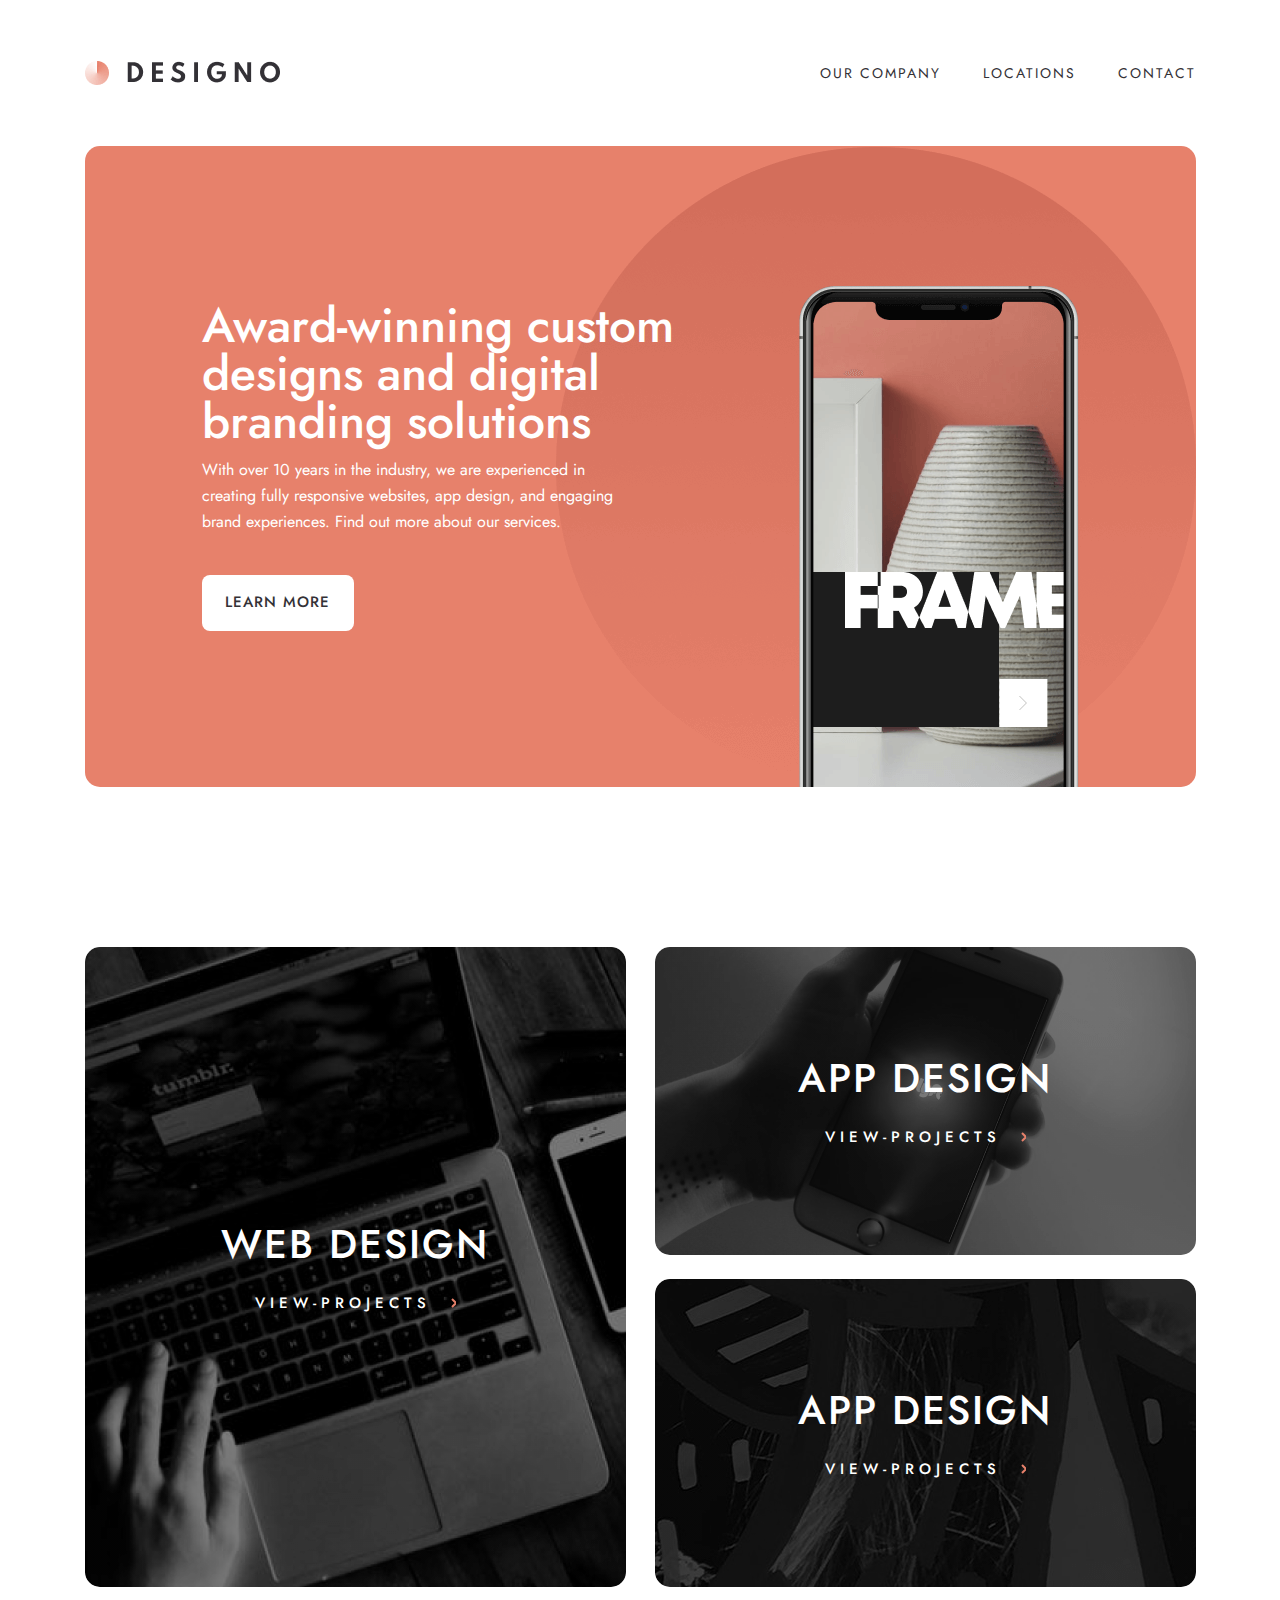
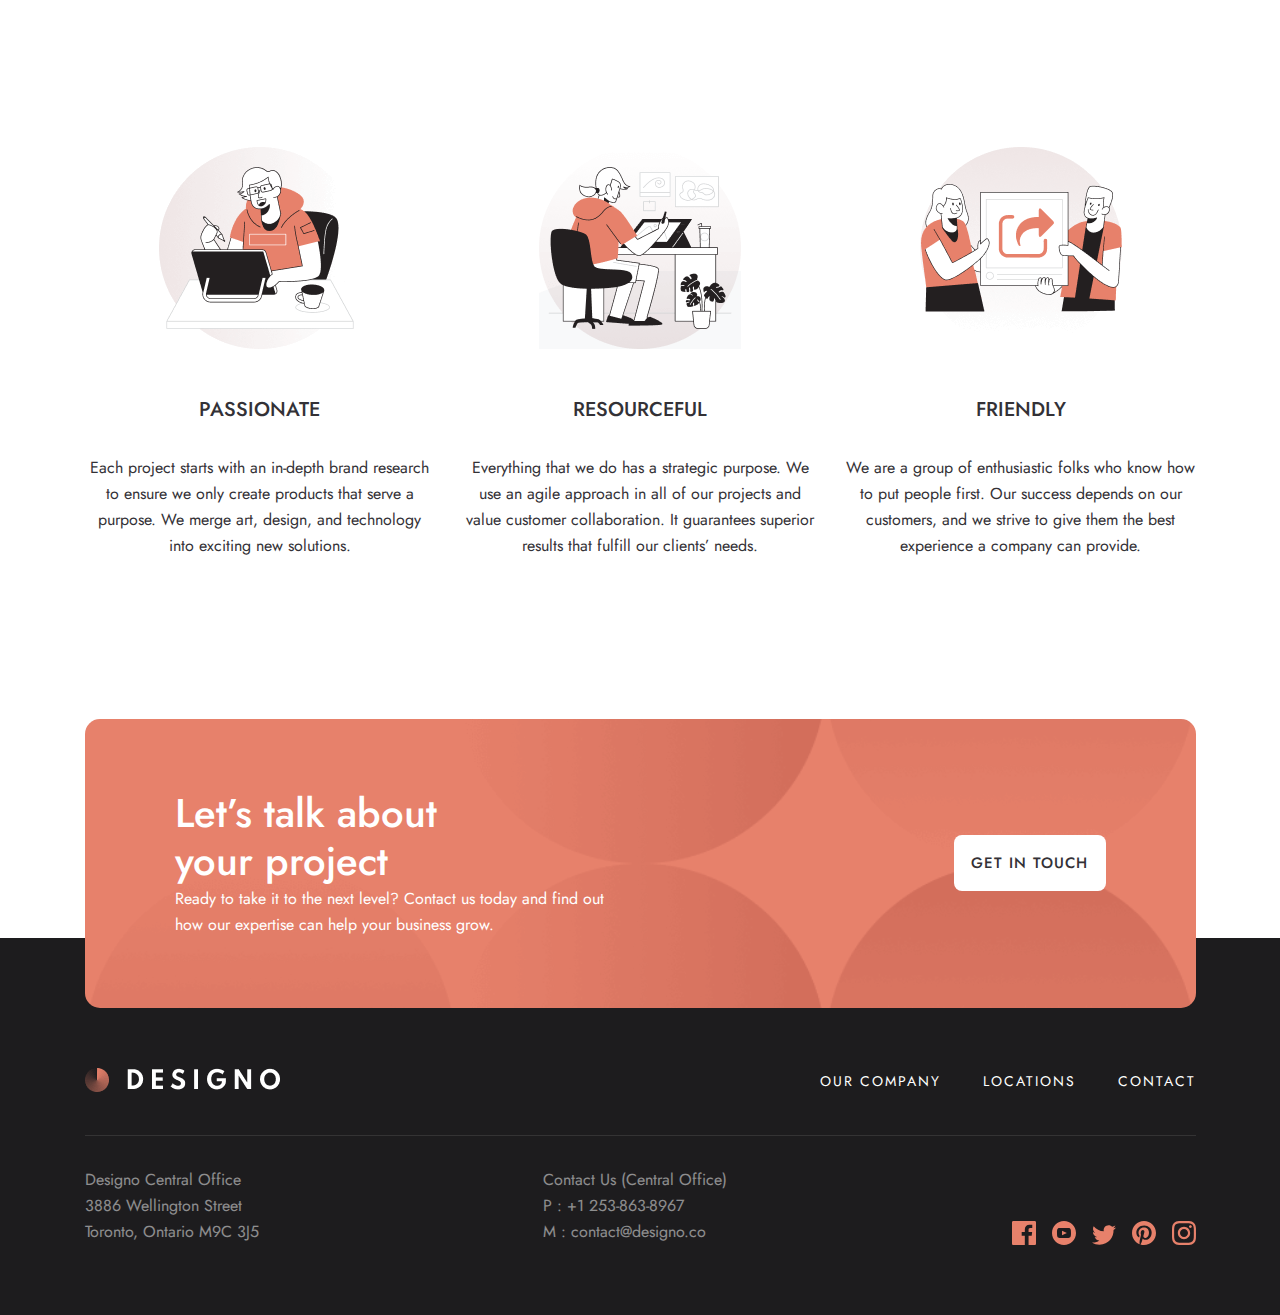
<file: index.html>
<!DOCTYPE html>
<html lang="en">
<head>
    <meta charset="UTF-8">
    <meta name="viewport" content="width=device-width, initial-scale=1.0">
    <title>Designo Multi Page</title>
    <link rel="stylesheet" href="./css/style.css">
</head>
<body>
    <!-- HEADER START -->
    <header class="header">
        <div class="header-container container">
            <nav class="sitenav">
                <a href="#" class="site-logo">
                    <img src="images/png/logo.png" alt="site-logo-img" class="site-logo-img">
                </a>
                <ul class="sitenav-list">
                    <li class="sitenav-item"><a href="#" class="sitenav-link">OUR COMPANY</a></li>
                    <li class="sitenav-item"><a href="#" class="sitenav-link">LOCATIONS</a></li>
                    <li class="sitenav-item"><a href="#" class="sitenav-link">CONTACT</a></li>
                </ul>
                <button class="hamburger-btn">
                    <img src="images/svg/hamburger-btn.svg" alt="hamburger btn image">
                </button>
            </nav>
            <div class="header-hero">
                <div class="header-hero-content">
                    <h1 class="header-hero-title">Award-winning custom designs and digital branding solutions</h1>
                    <p class="header-hero-text">With over 10 years in the industry, we are experienced in creating fully responsive websites, app design, and engaging brand experiences. Find out more about our services.</p>
                    <button class="btn-on-dark">Learn More</button>
                </div>
                <img src="images/png/phone.png" alt="" class="header-hero-img">
            </div>
        </div>
    </header>
    <!-- HEADER END -->
    
    <!-- MAIN START-->
    <main class="main container">
        <div class="projects">
            <div class="web-design">
                <h1 class="projects-titles">WEB DESIGN</h1>
                <a href="#" class="view-project-btn">View-projects <img src="images/svg/arrow.svg" alt=""></a>
            </div>
            <div class="app-graphic-design-wrapper">
                <div class="app-design">
                    <h1 class="projects-titles">APP DESIGN</h1>
                    <a href="#" class="view-project-btn">View-projects <img src="images/svg/arrow.svg" alt=""></a></div>
                <div class="graphic-design">
                    <h1 class="projects-titles">APP DESIGN</h1>
                    <a href="#" class="view-project-btn">View-projects <img src="images/svg/arrow.svg" alt=""></a></div>
            </div>
        </div>
        <div class="cards">
            <div class="cards-item">
                <img src="images/png/cards-item-img1.png" alt="" class="cards-item-img">
                <div class="cards-item-content">
                    <h3 class="cards-item-title">PASSIONATE</h3>
                    <p class="cards-item-text">Each project starts with an in-depth brand research to ensure we only create products that serve a purpose. We merge art, design, and technology into exciting new solutions.</p>
                </div>
            </div>
            <div class="cards-item">
                <img src="images/png/cards-item-img2.png" alt="" class="cards-item-img">
                <div class="cards-item-content">
                    <h3 class="cards-item-title">RESOURCEFUL</h3>
                    <p class="cards-item-text">Everything that we do has a strategic purpose. We use an agile approach in all of our projects and value customer collaboration. It guarantees superior results that fulfill our clients’ needs.</p>
                </div>
            </div>
            <div class="cards-item">
                <img src="images/png/cards-item-img3.png" alt="" class="cards-item-img">
                <div class="cards-item-content">
                    <h3 class="cards-item-title">FRIENDLY</h3>
                    <p class="cards-item-text"> We are a group of enthusiastic folks who know how to put people first. Our success depends on our customers, and we strive to give them the best experience a company can provide.</p>
                </div>
            </div>
        </div>
        <div class="contact">
            <div class="contact-info">
                <h2 class="contact-info-title">Let’s talk about your project</h2>
                <p class="contact-info-text">Ready to take it to the next level? Contact us today and find out how our expertise can help your business grow.
                </p>
            </div>
            <a href="#" class="btn-on-dark">Get in touch</a>
        </div>
    </main>
    <!-- MAIN END-->

    <!-- FOOTER START -->
    <footer class="footer">
        <div class="footer-container container">
            <nav class="footernav">
                <a href="#" class="footer-logo">
                    <img src="images/png/footer-logo.png" alt="" class="footer-logo-img">
                </a>
                <hr class="footer-divider">
                <ul class="footernav-list">
                    <li class="footernav-item"><a href="#" class="footernav-link">OUR COMPANY</a></li>
                    <li class="footernav-item"><a href="#" class="footernav-link">LOCATIONS</a></li>
                    <li class="footernav-item"><a href="#" class="footernav-link">CONTACT</a></li>
                </ul>
            </nav>
            <hr class="site-divider">
            <div class="footer-bottom">
                <p class="footer-bottom-text">Designo Central Office <br> 3886 Wellington Street <br> Toronto, Ontario M9C 3J5</p>
                <p class="footer-bottom-text">Contact Us (Central Office) <br> P : +1 253-863-8967 <br> M : contact@designo.co</p>
                <div class="social-icons">
                    <a href="#" class="social-link"><img class="social-icon-img" src="images/svg/facebook-icon.svg" alt=""></a>
                    <a href="#" class="social-link"><img class="social-icon-img" src="images/svg/you-tube-icon.svg" alt=""></a>
                    <a href="#" class="social-link"><img class="social-icon-img" src="images/svg/twitter-icon.svg" alt=""></a>
                    <a href="#" class="social-link"><img class="social-icon-img" src="images/svg/pinterest-icon.svg" alt=""></a>
                    <a href="#" class="social-link"><img class="social-icon-img" src="images/svg/instagram-icon.svg" alt=""></a>
                </div>
            </div>
        </div>
    </footer>
    <!-- FOOTER END -->
</body>
</html>
</file>
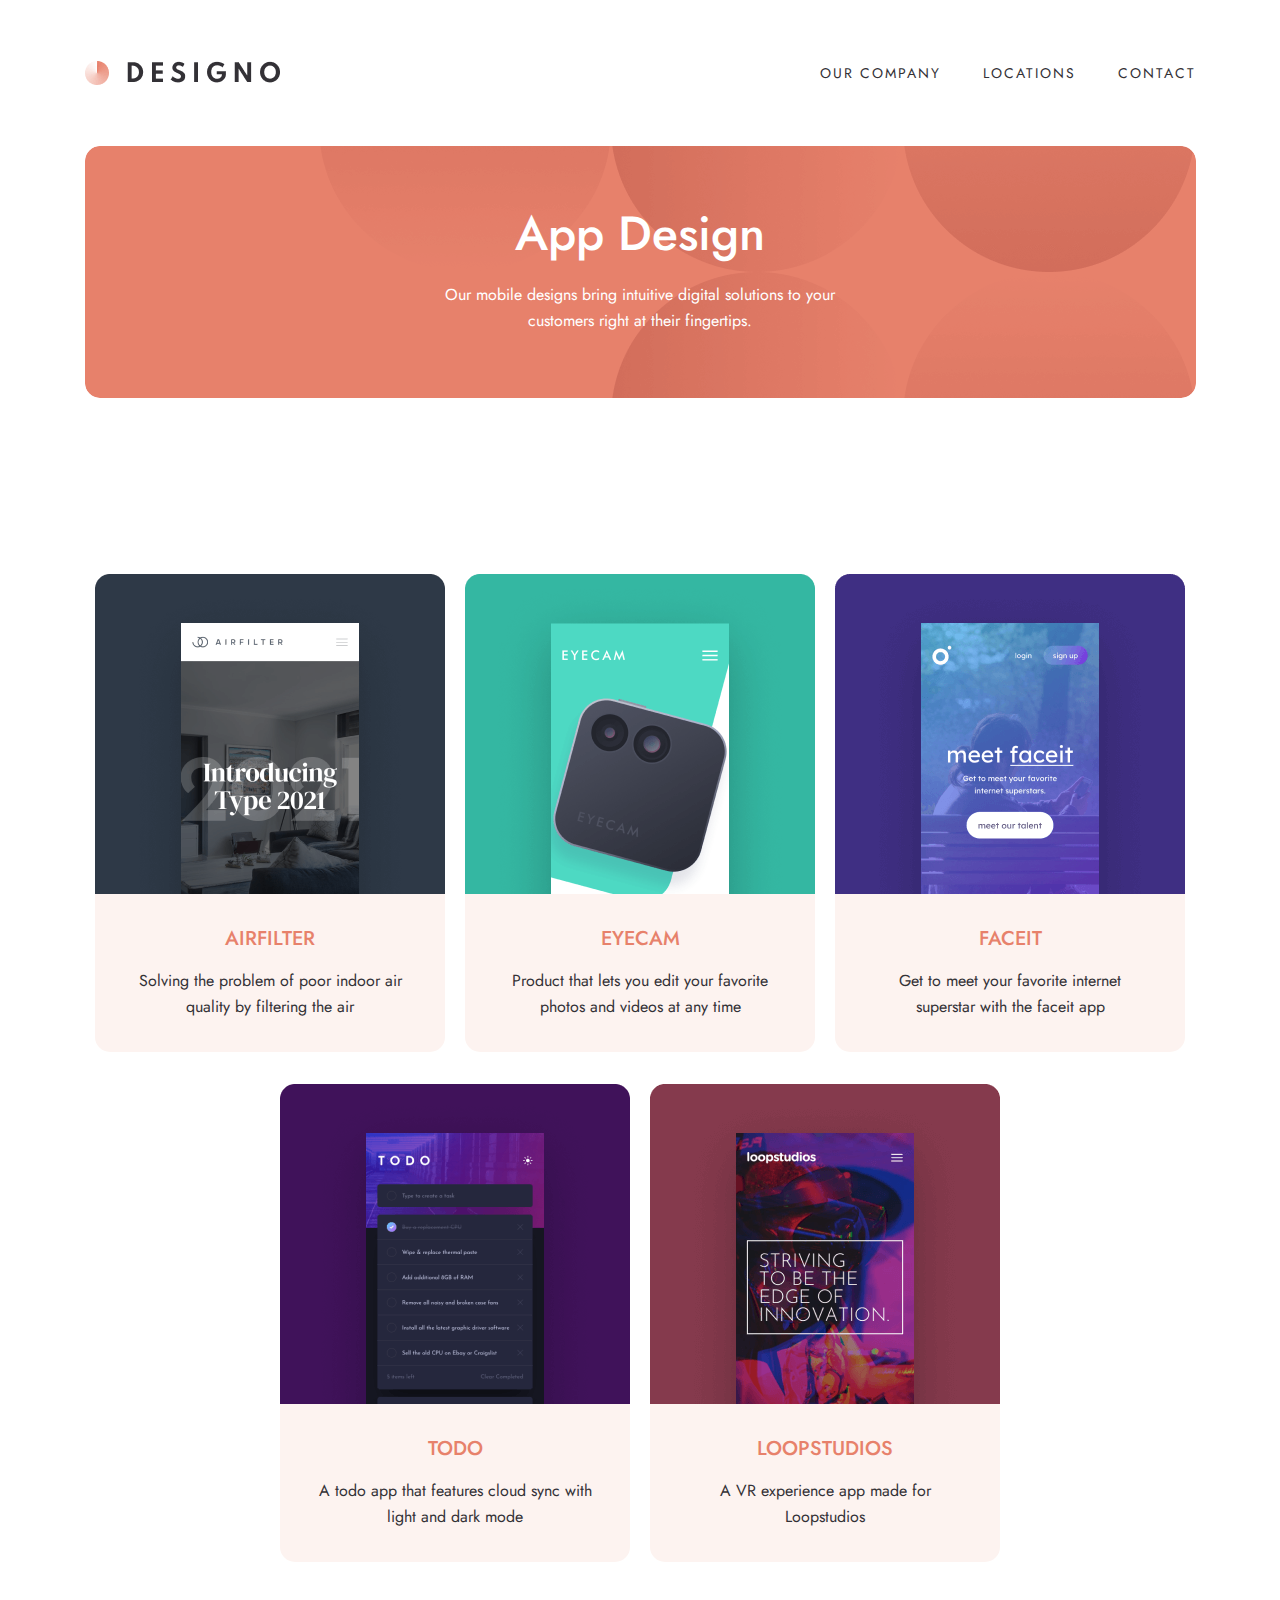
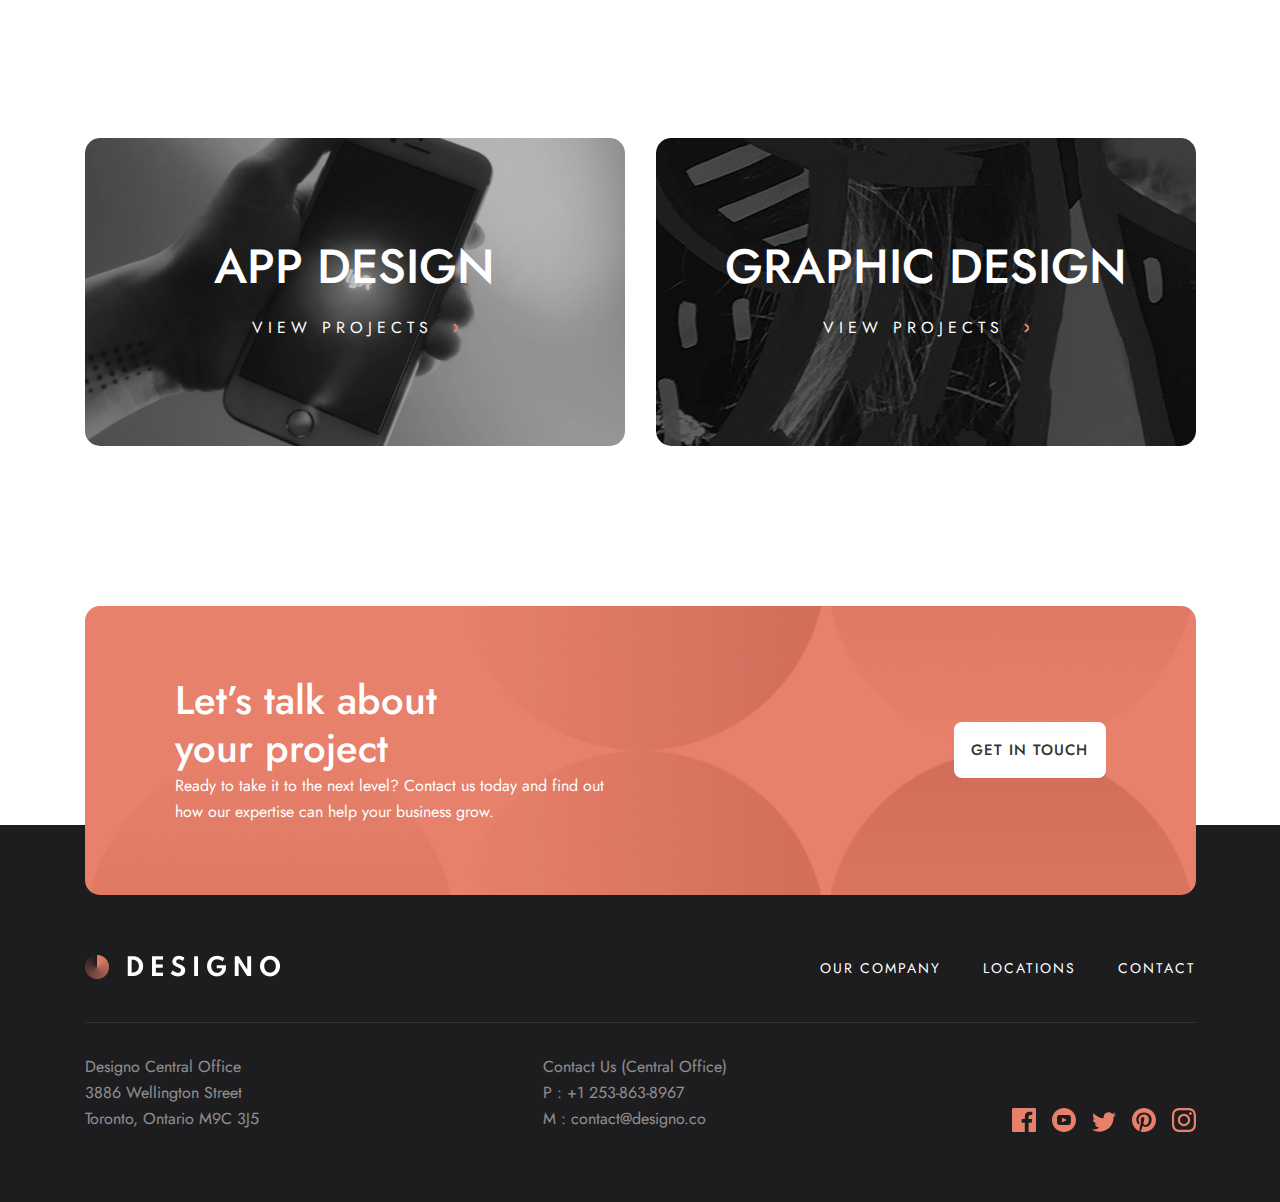
<file: app-design.html>
<!DOCTYPE html>
<html lang="en">
<head>
    <meta charset="UTF-8">
    <meta name="viewport" content="width=device-width, initial-scale=1.0">
    <title>App Design</title>
    <link rel="stylesheet" href="./css/style.css">
</head>
<body>
    <!-- HEADER START -->
    <header class="header">
        <div class="header-container container mb0">
            <nav class="sitenav">
                <a href="index.html" class="site-logo">
                    <img src="images/png/logo.png" alt="site-logo-img" class="site-logo-img">
                </a>
                <ul class="sitenav-list">
                    <li class="sitenav-item"><a href="#" class="sitenav-link">OUR COMPANY</a></li>
                    <li class="sitenav-item"><a href="#" class="sitenav-link">LOCATIONS</a></li>
                    <li class="sitenav-item"><a href="#" class="sitenav-link">CONTACT</a></li>
                </ul>
                <button class="hamburger-btn">
                    <img src="images/svg/hamburger-btn.svg" alt="hamburger btn image">
                </button>
            </nav>
        </div>
    </header>
    <!-- HEADER END -->
    
    <!-- MAIN START-->
    <main class="web-main container">
        <div class="design">
            <h1 class="design-title">App Design</h1>
            <p class="design-text">Our mobile designs bring intuitive digital solutions
                to your customers right at their fingertips.</p>
        </div>
        <div class="web-cards">
            <div class="web-cards-item">
                <img src="images/png/card7-img.png" alt="" class="web-cards-item-img">
                <div class="content-wrapper">
                    <h3 class="web-cards-item-title">AIRFILTER</h3>
                    <p class="web-cards-item-text">Solving the problem of poor indoor air quality by filtering the air</p>
                </div>
            </div>
            <div class="web-cards-item">
                <img src="images/png/card8-img.png" alt="" class="web-cards-item-img">
                <div class="content-wrapper">
                    <h3 class="web-cards-item-title">EYECAM</h3>
                    <p class="web-cards-item-text">Product that lets you edit your favorite photos and videos at any time</p>
                </div>
            </div>
            <div class="web-cards-item">
                <img src="images/png/card9-img.png" alt="" class="web-cards-item-img">
                <div class="content-wrapper">
                    <h3 class="web-cards-item-title">FACEIT</h3>
                    <p class="web-cards-item-text">Get to meet your favorite internet superstar with the faceit app</p>
                </div>
            </div>
            <div class="web-cards-item">
                <img src="images/png/card10-img.png" alt="" class="web-cards-item-img">
                <div class="content-wrapper">
                    <h3 class="web-cards-item-title">TODO</h3>
                    <p class="web-cards-item-text">A todo app that features cloud sync with light and dark mode</p>
                </div>
            </div>
            <div class="web-cards-item">
                <img src="images/png/card11-img.png" alt="" class="web-cards-item-img">
                <div class="content-wrapper">
                    <h3 class="web-cards-item-title">LOOPSTUDIOS</h3>
                    <p class="web-cards-item-text">A VR experience app made for Loopstudios</p>
                </div>
            </div>
        </div>
        <div class="designes-wrapper">
            <div class="web-app-design">
                <h1 class="web-app-design-title">APP DESIGN</h1>
                <a href="app-design.html" class="web-app-design-link">VIEW PROJECTS <img src="images/svg/arrow.svg" alt=""></a>
            </div>
            <div class="web-graphic-design">
                <h1 class="web-graphic-design-title">GRAPHIC DESIGN</h1>
                <a href="graphic-design.html" class="web-graphic-design-link">VIEW PROJECTS <img src="images/svg/arrow.svg" alt=""></a>
            </div>
        </div>
        <div class="contact">
            <div class="contact-info">
                <h2 class="contact-info-title">Let’s talk about your project</h2>
                <p class="contact-info-text">Ready to take it to the next level? Contact us today and find out how our expertise can help your business grow.
                </p>
            </div>
            <a href="#" class="btn-on-dark">Get in touch</a>
        </div>
    </main>
    <!-- MAIN END-->

    <!-- FOOTER START -->
    <footer class="footer">
        <div class="footer-container container">
            <nav class="footernav">
                <a href="#" class="footer-logo">
                    <img src="images/png/footer-logo.png" alt="" class="footer-logo-img">
                </a>
                <hr class="footer-divider">
                <ul class="footernav-list">
                    <li class="footernav-item"><a href="#" class="footernav-link">OUR COMPANY</a></li>
                    <li class="footernav-item"><a href="#" class="footernav-link">LOCATIONS</a></li>
                    <li class="footernav-item"><a href="#" class="footernav-link">CONTACT</a></li>
                </ul>
            </nav>
            <hr class="site-divider">
            <div class="footer-bottom">
                <p class="footer-bottom-text">Designo Central Office <br> 3886 Wellington Street <br> Toronto, Ontario M9C 3J5</p>
                <p class="footer-bottom-text">Contact Us (Central Office) <br> P : +1 253-863-8967 <br> M : contact@designo.co</p>
                <div class="social-icons">
                    <a href="#" class="social-link"><img class="social-icon-img" src="images/svg/facebook-icon.svg" alt=""></a>
                    <a href="#" class="social-link"><img class="social-icon-img" src="images/svg/you-tube-icon.svg" alt=""></a>
                    <a href="#" class="social-link"><img class="social-icon-img" src="images/svg/twitter-icon.svg" alt=""></a>
                    <a href="#" class="social-link"><img class="social-icon-img" src="images/svg/pinterest-icon.svg" alt=""></a>
                    <a href="#" class="social-link"><img class="social-icon-img" src="images/svg/instagram-icon.svg" alt=""></a>
                </div>
            </div>
        </div>
    </footer>
    <!-- FOOTER END -->
</body>
</html>
</file>
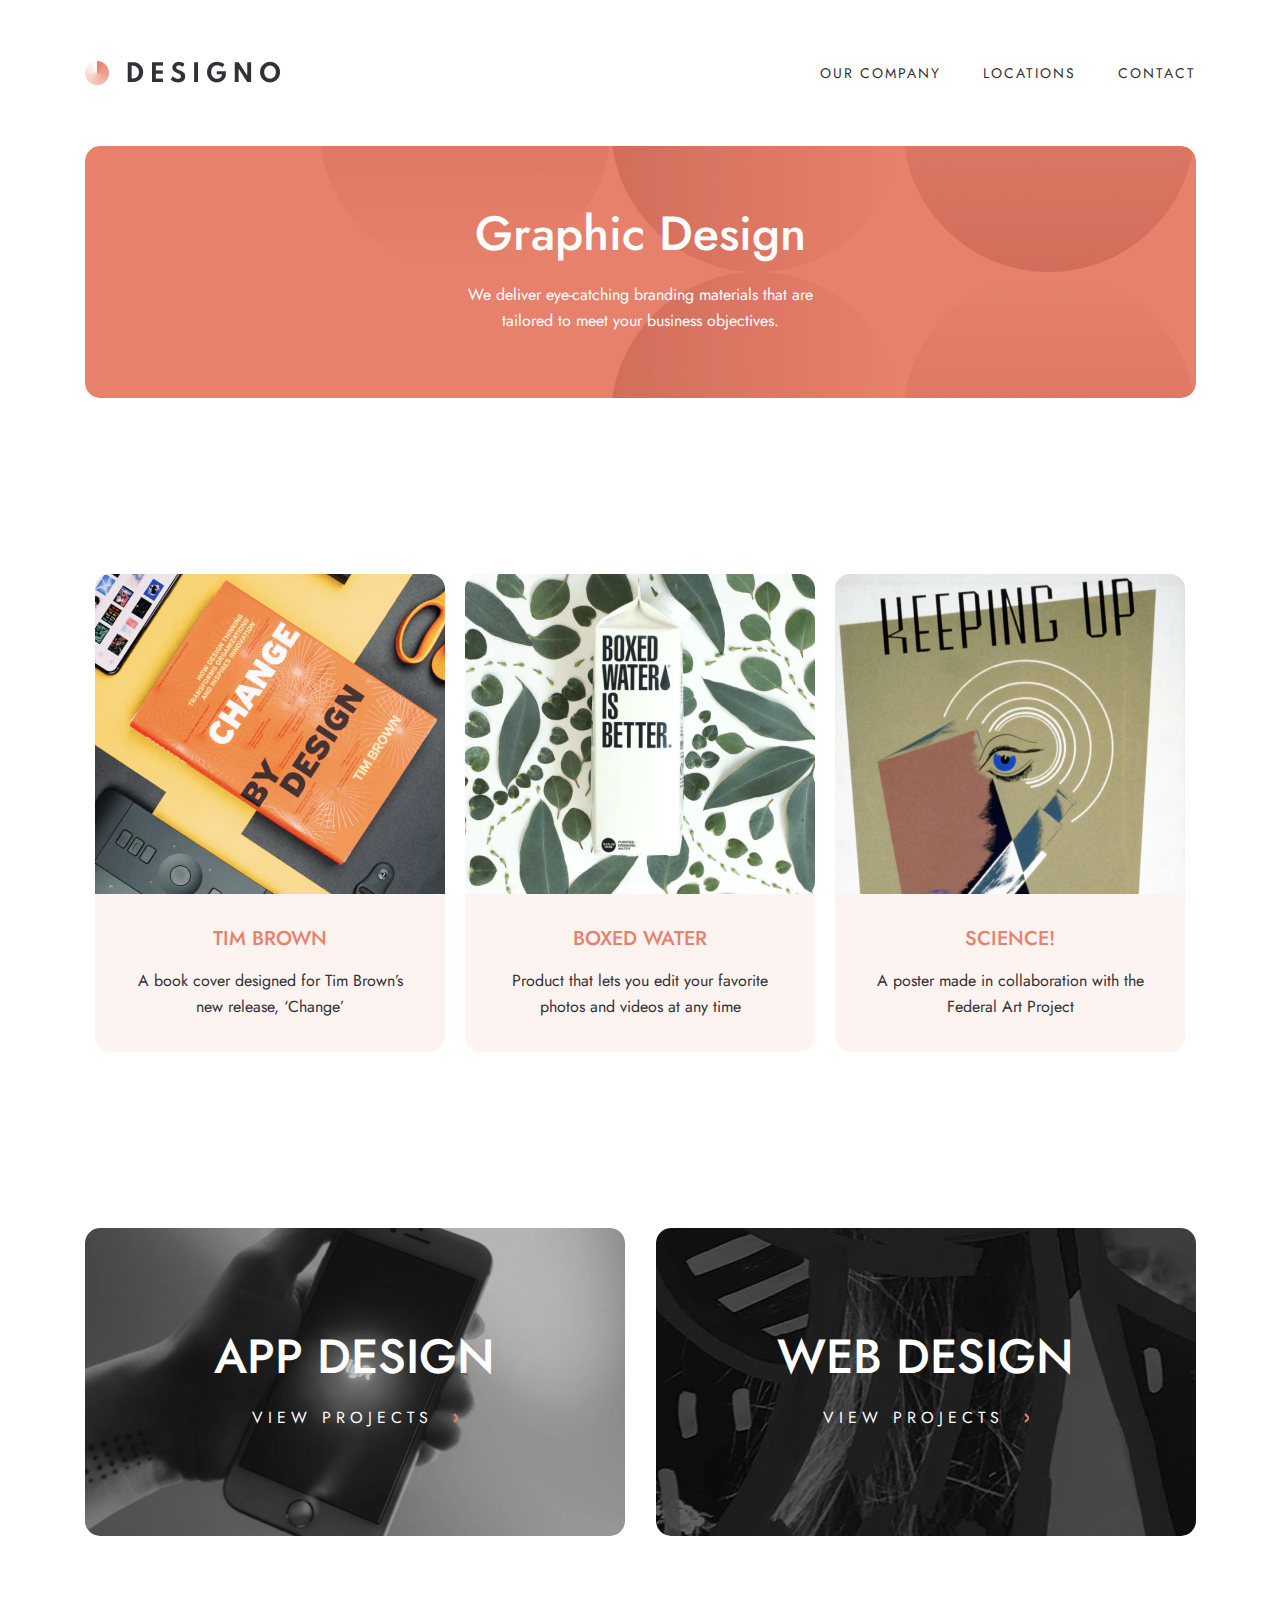
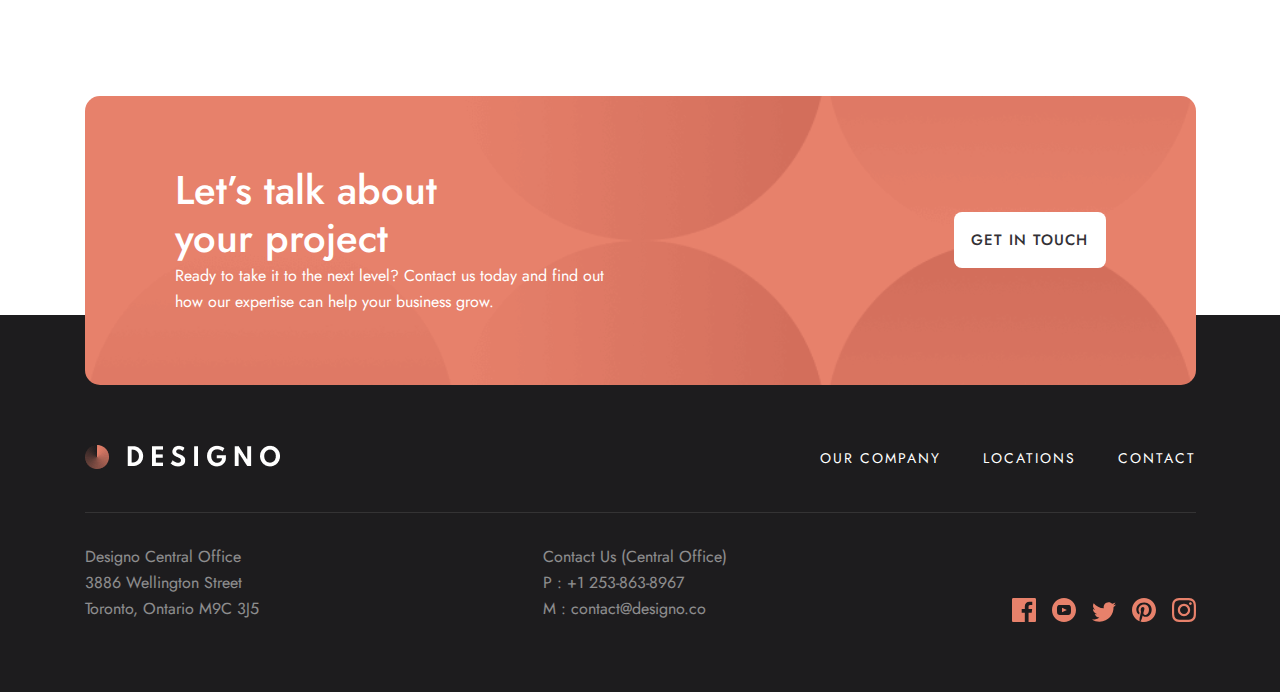
<file: graphic-design.html>
<!DOCTYPE html>
<html lang="en">
<head>
    <meta charset="UTF-8">
    <meta name="viewport" content="width=device-width, initial-scale=1.0">
    <title>Graphic Design</title>
    <link rel="stylesheet" href="./css/style.css">
</head>
<body>
    <!-- HEADER START -->
    <header class="header">
        <div class="header-container container mb0">
            <nav class="sitenav">
                <a href="index.html" class="site-logo">
                    <img src="images/png/logo.png" alt="site-logo-img" class="site-logo-img">
                </a>
                <ul class="sitenav-list">
                    <li class="sitenav-item"><a href="#" class="sitenav-link">OUR COMPANY</a></li>
                    <li class="sitenav-item"><a href="#" class="sitenav-link">LOCATIONS</a></li>
                    <li class="sitenav-item"><a href="#" class="sitenav-link">CONTACT</a></li>
                </ul>
                <button class="hamburger-btn">
                    <img src="images/svg/hamburger-btn.svg" alt="hamburger btn image">
                </button>
            </nav>
        </div>
    </header>
    <!-- HEADER END -->
    
    <!-- MAIN START-->
    <main class="web-main container">
        <div class="design">
            <h1 class="design-title">Graphic Design</h1>
            <p class="design-text">We deliver eye-catching branding materials that are 
            tailored to meet your business objectives.
            </p>
        </div>
        <div class="web-cards">
            <div class="web-cards-item">
                <img src="images/png/card12-img.png" alt="" class="web-cards-item-img">
                <div class="content-wrapper">
                    <h3 class="web-cards-item-title">TIM BROWN</h3>
                    <p class="web-cards-item-text">A book cover designed for Tim Brown’s new release, ‘Change’</p>
                </div>
            </div>
            <div class="web-cards-item">
                <img src="images/png/card13-img.png" alt="" class="web-cards-item-img">
                <div class="content-wrapper">
                    <h3 class="web-cards-item-title">BOXED WATER</h3>
                    <p class="web-cards-item-text">Product that lets you edit your favorite photos and videos at any time</p>
                </div>
            </div>
            <div class="web-cards-item">
                <img src="images/png/card14-img.png" alt="" class="web-cards-item-img">
                <div class="content-wrapper">
                    <h3 class="web-cards-item-title">SCIENCE!</h3>
                    <p class="web-cards-item-text">A poster made in collaboration with the Federal Art Project</p>
                </div>
            </div>
        </div>
        <div class="designes-wrapper">
            <div class="web-app-design">
                <h1 class="web-app-design-title">APP DESIGN</h1>
                <a href="app-design.html" class="web-app-design-link">VIEW PROJECTS <img src="images/svg/arrow.svg" alt=""></a>
            </div>
            <div class="web-graphic-design">
                <h1 class="web-graphic-design-title">WEB DESIGN</h1>
                <a href="web-design.html" class="web-graphic-design-link">VIEW PROJECTS <img src="images/svg/arrow.svg" alt=""></a>
            </div>
        </div>
        <div class="contact">
            <div class="contact-info">
                <h2 class="contact-info-title">Let’s talk about your project</h2>
                <p class="contact-info-text">Ready to take it to the next level? Contact us today and find out how our expertise can help your business grow.
                </p>
            </div>
            <a href="#" class="btn-on-dark">Get in touch</a>
        </div>
    </main>
    <!-- MAIN END-->

    <!-- FOOTER START -->
    <footer class="footer">
        <div class="footer-container container">
            <nav class="footernav">
                <a href="#" class="footer-logo">
                    <img src="images/png/footer-logo.png" alt="" class="footer-logo-img">
                </a>
                <hr class="footer-divider">
                <ul class="footernav-list">
                    <li class="footernav-item"><a href="#" class="footernav-link">OUR COMPANY</a></li>
                    <li class="footernav-item"><a href="#" class="footernav-link">LOCATIONS</a></li>
                    <li class="footernav-item"><a href="#" class="footernav-link">CONTACT</a></li>
                </ul>
            </nav>
            <hr class="site-divider">
            <div class="footer-bottom">
                <p class="footer-bottom-text">Designo Central Office <br> 3886 Wellington Street <br> Toronto, Ontario M9C 3J5</p>
                <p class="footer-bottom-text">Contact Us (Central Office) <br> P : +1 253-863-8967 <br> M : contact@designo.co</p>
                <div class="social-icons">
                    <a href="#" class="social-link"><img class="social-icon-img" src="images/svg/facebook-icon.svg" alt=""></a>
                    <a href="#" class="social-link"><img class="social-icon-img" src="images/svg/you-tube-icon.svg" alt=""></a>
                    <a href="#" class="social-link"><img class="social-icon-img" src="images/svg/twitter-icon.svg" alt=""></a>
                    <a href="#" class="social-link"><img class="social-icon-img" src="images/svg/pinterest-icon.svg" alt=""></a>
                    <a href="#" class="social-link"><img class="social-icon-img" src="images/svg/instagram-icon.svg" alt=""></a>
                </div>
            </div>
        </div>
    </footer>
    <!-- FOOTER END -->
</body>
</html>
</file>
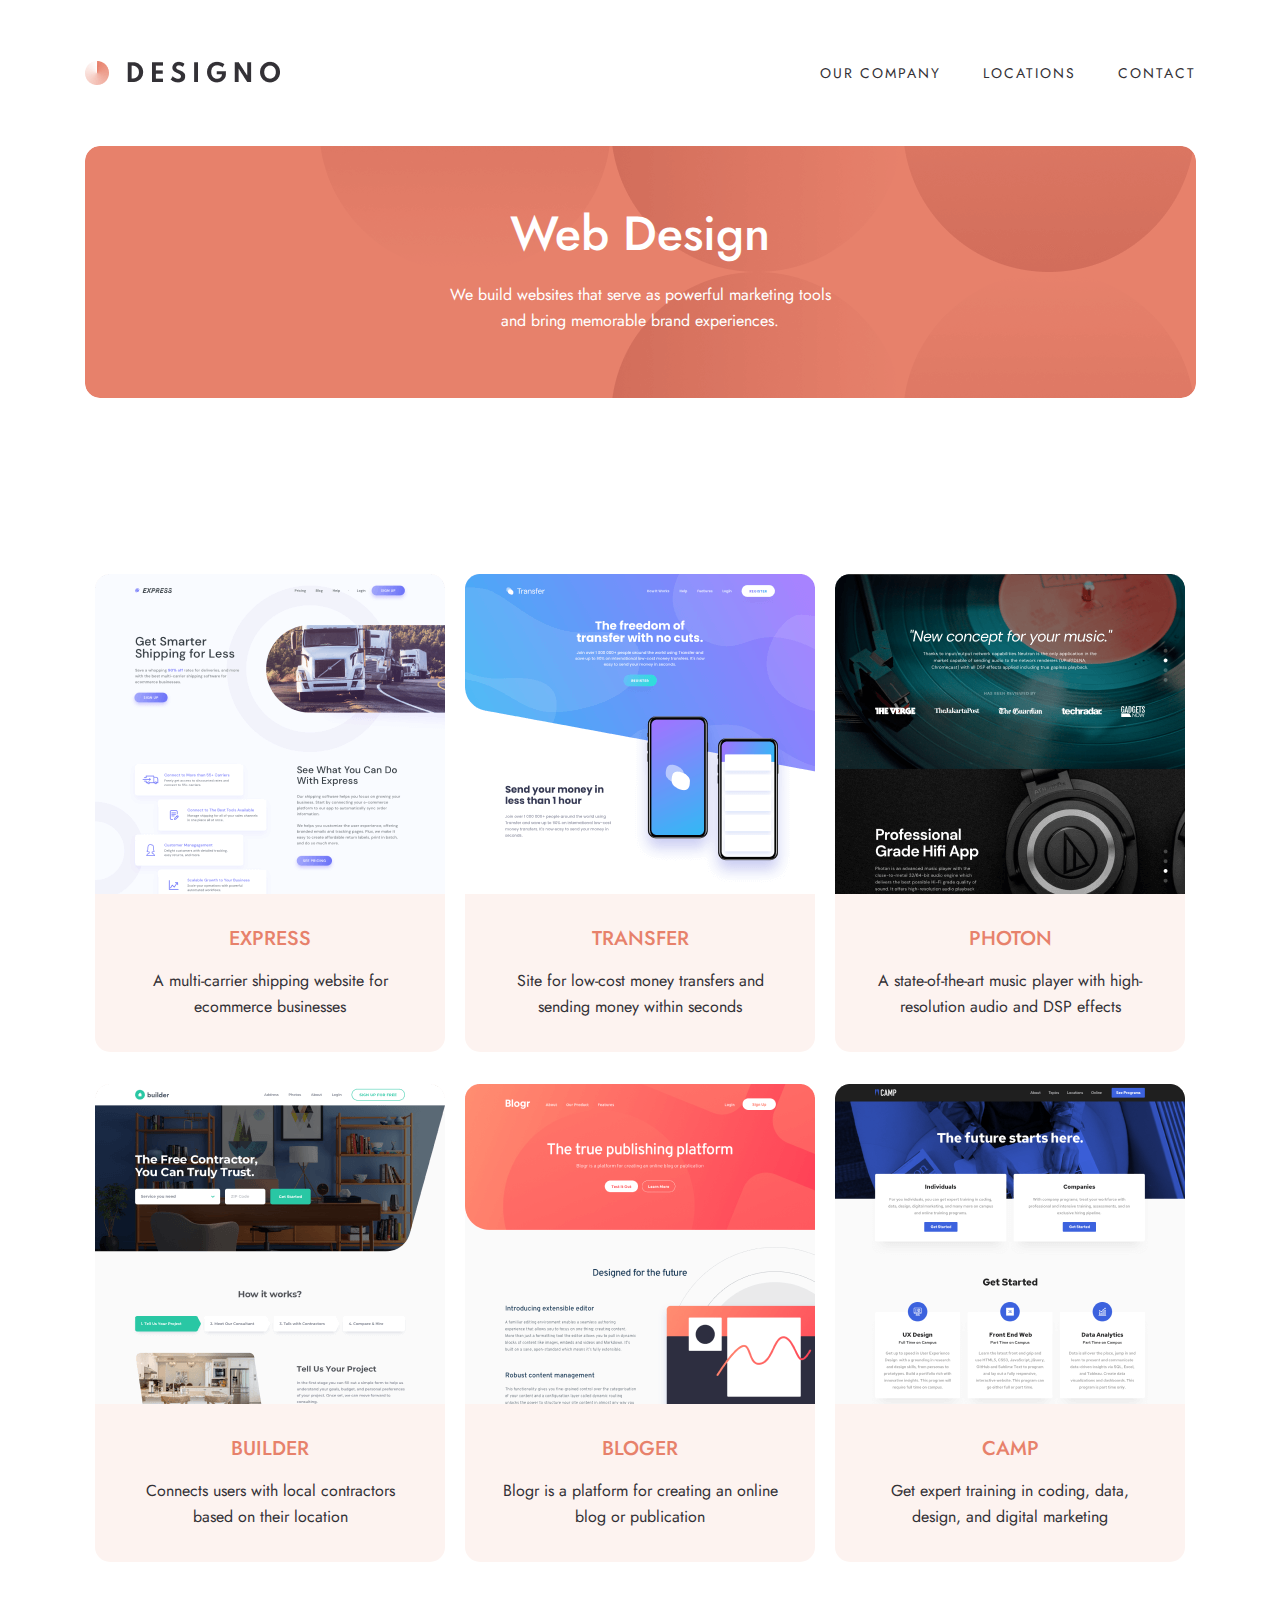
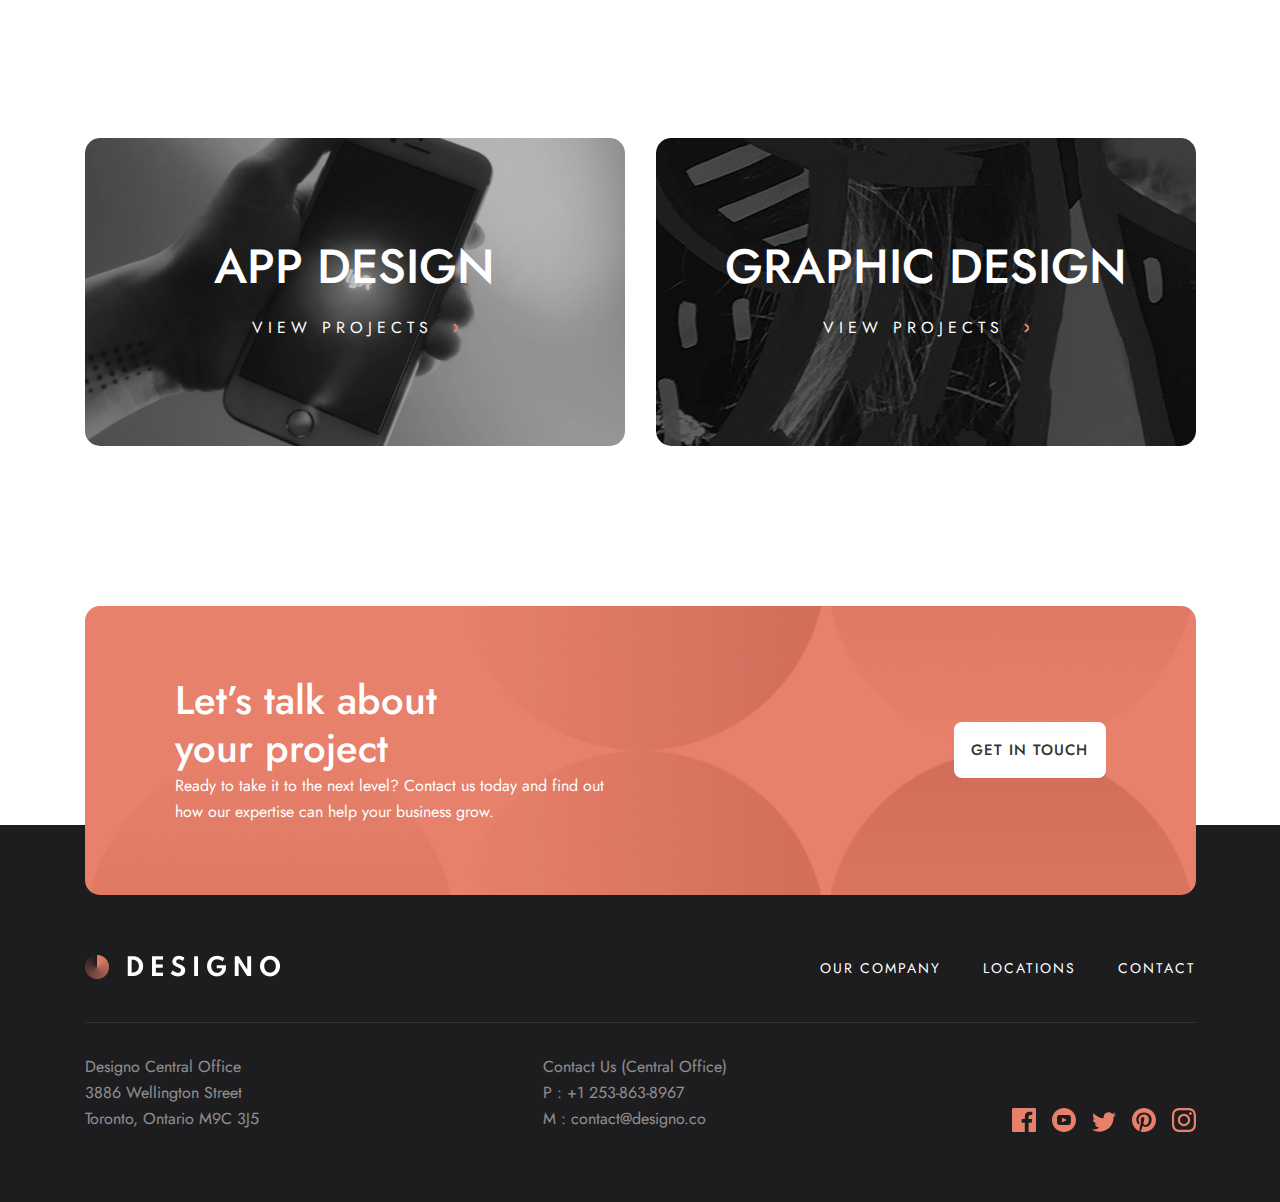
<file: web-design.html>
<!DOCTYPE html>
<html lang="en">
<head>
    <meta charset="UTF-8">
    <meta name="viewport" content="width=device-width, initial-scale=1.0">
    <title>Web Design</title>
    <link rel="stylesheet" href="./css/style.css">
</head>
<body>
    <!-- HEADER START -->
    <header class="header">
        <div class="header-container container mb0">
            <nav class="sitenav">
                <a href="index.html" class="site-logo">
                    <img src="images/png/logo.png" alt="site-logo-img" class="site-logo-img">
                </a>
                <ul class="sitenav-list">
                    <li class="sitenav-item"><a href="#" class="sitenav-link">OUR COMPANY</a></li>
                    <li class="sitenav-item"><a href="#" class="sitenav-link">LOCATIONS</a></li>
                    <li class="sitenav-item"><a href="#" class="sitenav-link">CONTACT</a></li>
                </ul>
                <button class="hamburger-btn">
                    <img src="images/svg/hamburger-btn.svg" alt="hamburger btn image">
                </button>
            </nav>
        </div>
    </header>
    <!-- HEADER END -->
    
    <!-- MAIN START-->
    <main class="web-main container">
        <div class="design">
            <h1 class="design-title">Web Design</h1>
            <p class="design-text">We build websites that serve as powerful marketing tools 
                and bring memorable brand experiences.</p>
        </div>
        <div class="web-cards">
            <div class="web-cards-item">
                <img src="images/png/card1-img.png" alt="" class="web-cards-item-img">
                <div class="content-wrapper">
                    <h3 class="web-cards-item-title">EXPRESS</h3>
                    <p class="web-cards-item-text">A multi-carrier shipping website for ecommerce businesses</p>
                </div>
            </div>
            <div class="web-cards-item">
                <img src="images/png/card2-img.png" alt="" class="web-cards-item-img">
                <div class="content-wrapper">
                    <h3 class="web-cards-item-title">TRANSFER</h3>
                    <p class="web-cards-item-text">Site for low-cost money transfers and sending money within seconds</p>
                </div>
            </div>
            <div class="web-cards-item">
                <img src="images/png/card3-img.png" alt="" class="web-cards-item-img">
                <div class="content-wrapper">
                    <h3 class="web-cards-item-title">PHOTON</h3>
                    <p class="web-cards-item-text">A state-of-the-art music player with high-resolution audio and DSP effects</p>
                </div>
            </div>
            <div class="web-cards-item">
                <img src="images/png/card4-img.png" alt="" class="web-cards-item-img">
                <div class="content-wrapper">
                    <h3 class="web-cards-item-title">BUILDER</h3>
                    <p class="web-cards-item-text">Connects users with local contractors based on their location</p>
                </div>
            </div>
            <div class="web-cards-item">
                <img src="images/png/card5-img.png" alt="" class="web-cards-item-img">
                <div class="content-wrapper">
                    <h3 class="web-cards-item-title">BLOGER</h3>
                    <p class="web-cards-item-text">Blogr is a platform for creating an online blog or publication</p>
                </div>
            </div>
            <div class="web-cards-item">
                <img src="images/png/card6-img.png" alt="" class="web-cards-item-img">
                <div class="content-wrapper">
                    <h3 class="web-cards-item-title">CAMP</h3>
                    <p class="web-cards-item-text">Get expert training in coding, data, design, and digital marketing</p>
                </div>
            </div>
        </div>
        <div class="designes-wrapper">
            <div class="web-app-design">
                <h1 class="web-app-design-title">APP DESIGN</h1>
                <a href="app-design.html" class="web-app-design-link">VIEW PROJECTS <img src="images/svg/arrow.svg" alt=""></a>
            </div>
            <div class="web-graphic-design">
                <h1 class="web-graphic-design-title">GRAPHIC DESIGN</h1>
                <a href="graphic-design.html" class="web-graphic-design-link">VIEW PROJECTS <img src="images/svg/arrow.svg" alt=""></a>
            </div>
        </div>
        <div class="contact">
            <div class="contact-info">
                <h2 class="contact-info-title">Let’s talk about your project</h2>
                <p class="contact-info-text">Ready to take it to the next level? Contact us today and find out how our expertise can help your business grow.
                </p>
            </div>
            <a href="#" class="btn-on-dark">Get in touch</a>
        </div>
    </main>
    <!-- MAIN END-->

    <!-- FOOTER START -->
    <footer class="footer">
        <div class="footer-container container">
            <nav class="footernav">
                <a href="#" class="footer-logo">
                    <img src="images/png/footer-logo.png" alt="" class="footer-logo-img">
                </a>
                <hr class="footer-divider">
                <ul class="footernav-list">
                    <li class="footernav-item"><a href="#" class="footernav-link">OUR COMPANY</a></li>
                    <li class="footernav-item"><a href="#" class="footernav-link">LOCATIONS</a></li>
                    <li class="footernav-item"><a href="#" class="footernav-link">CONTACT</a></li>
                </ul>
            </nav>
            <hr class="site-divider">
            <div class="footer-bottom">
                <p class="footer-bottom-text">Designo Central Office <br> 3886 Wellington Street <br> Toronto, Ontario M9C 3J5</p>
                <p class="footer-bottom-text">Contact Us (Central Office) <br> P : +1 253-863-8967 <br> M : contact@designo.co</p>
                <div class="social-icons">
                    <a href="#" class="social-link"><img class="social-icon-img" src="images/svg/facebook-icon.svg" alt=""></a>
                    <a href="#" class="social-link"><img class="social-icon-img" src="images/svg/you-tube-icon.svg" alt=""></a>
                    <a href="#" class="social-link"><img class="social-icon-img" src="images/svg/twitter-icon.svg" alt=""></a>
                    <a href="#" class="social-link"><img class="social-icon-img" src="images/svg/pinterest-icon.svg" alt=""></a>
                    <a href="#" class="social-link"><img class="social-icon-img" src="images/svg/instagram-icon.svg" alt=""></a>
                </div>
            </div>
        </div>
    </footer>
    <!-- FOOTER END -->
</body>
</html>
</file>
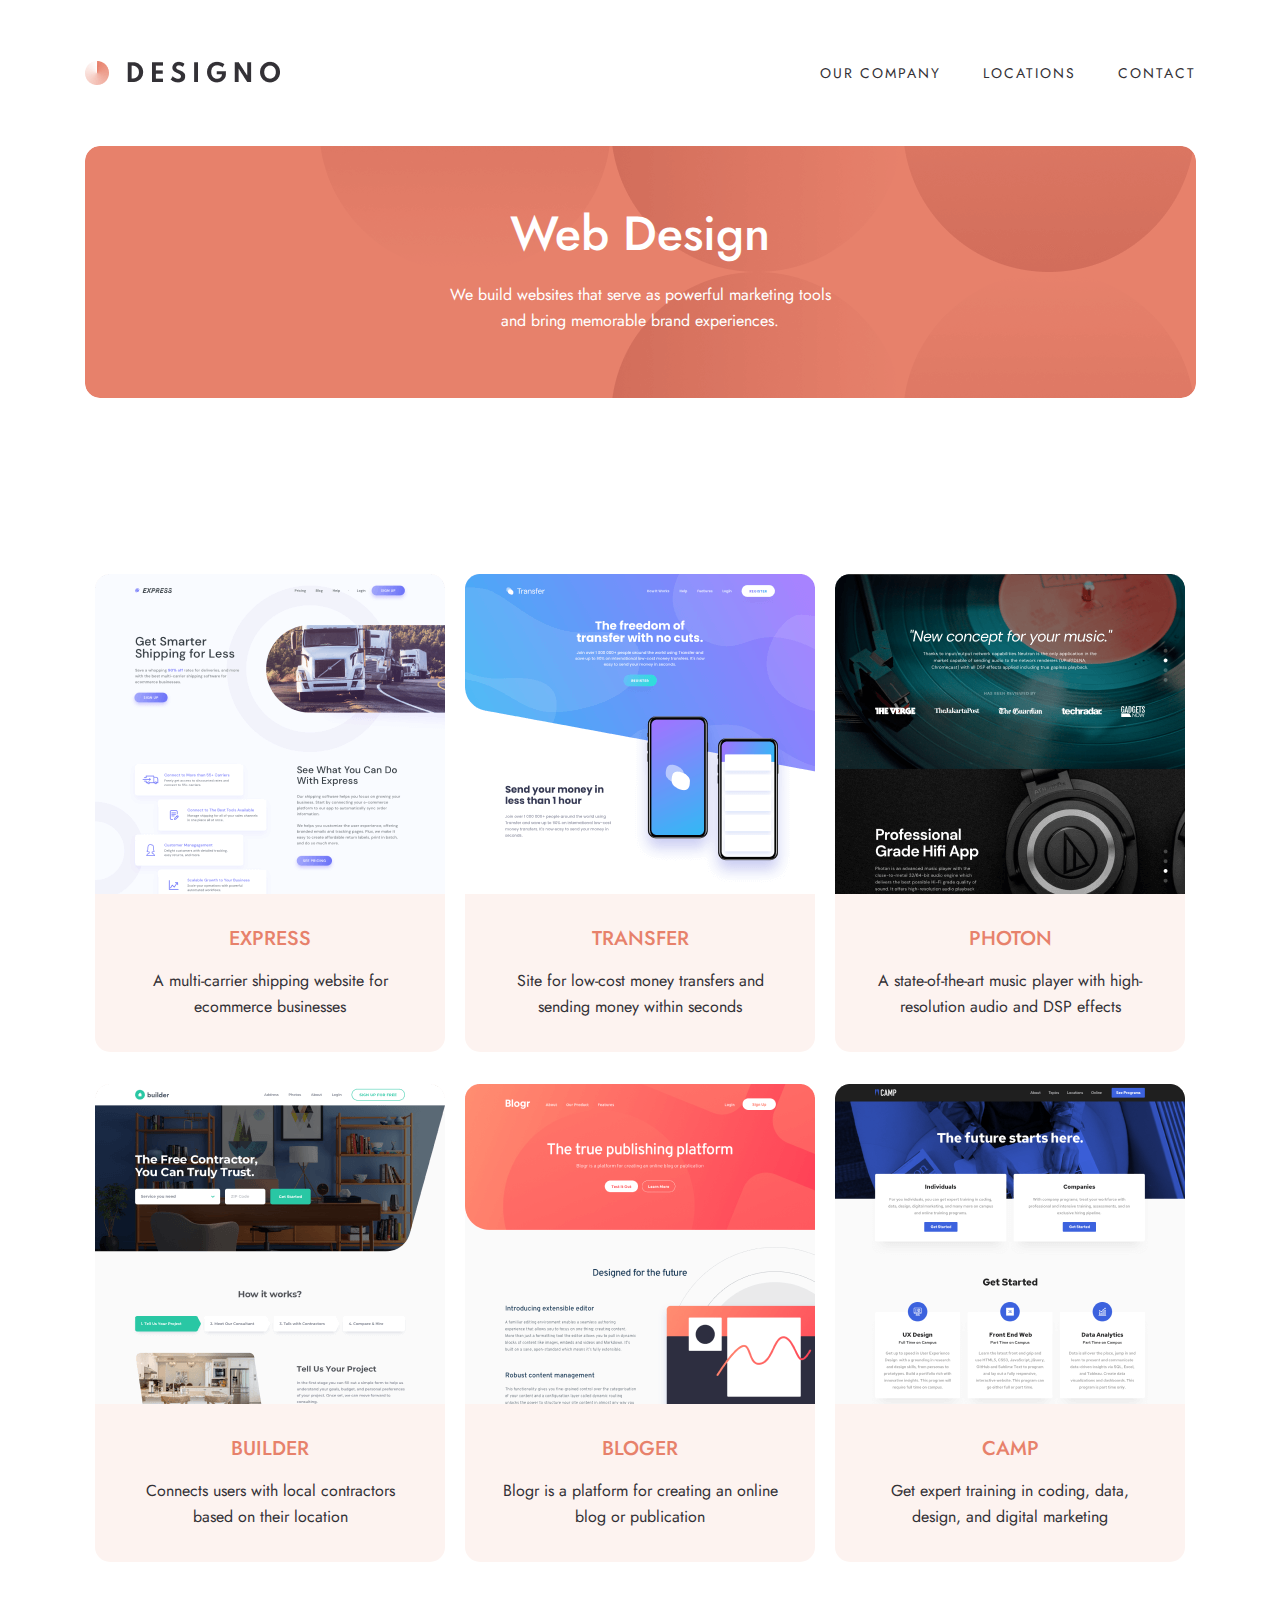
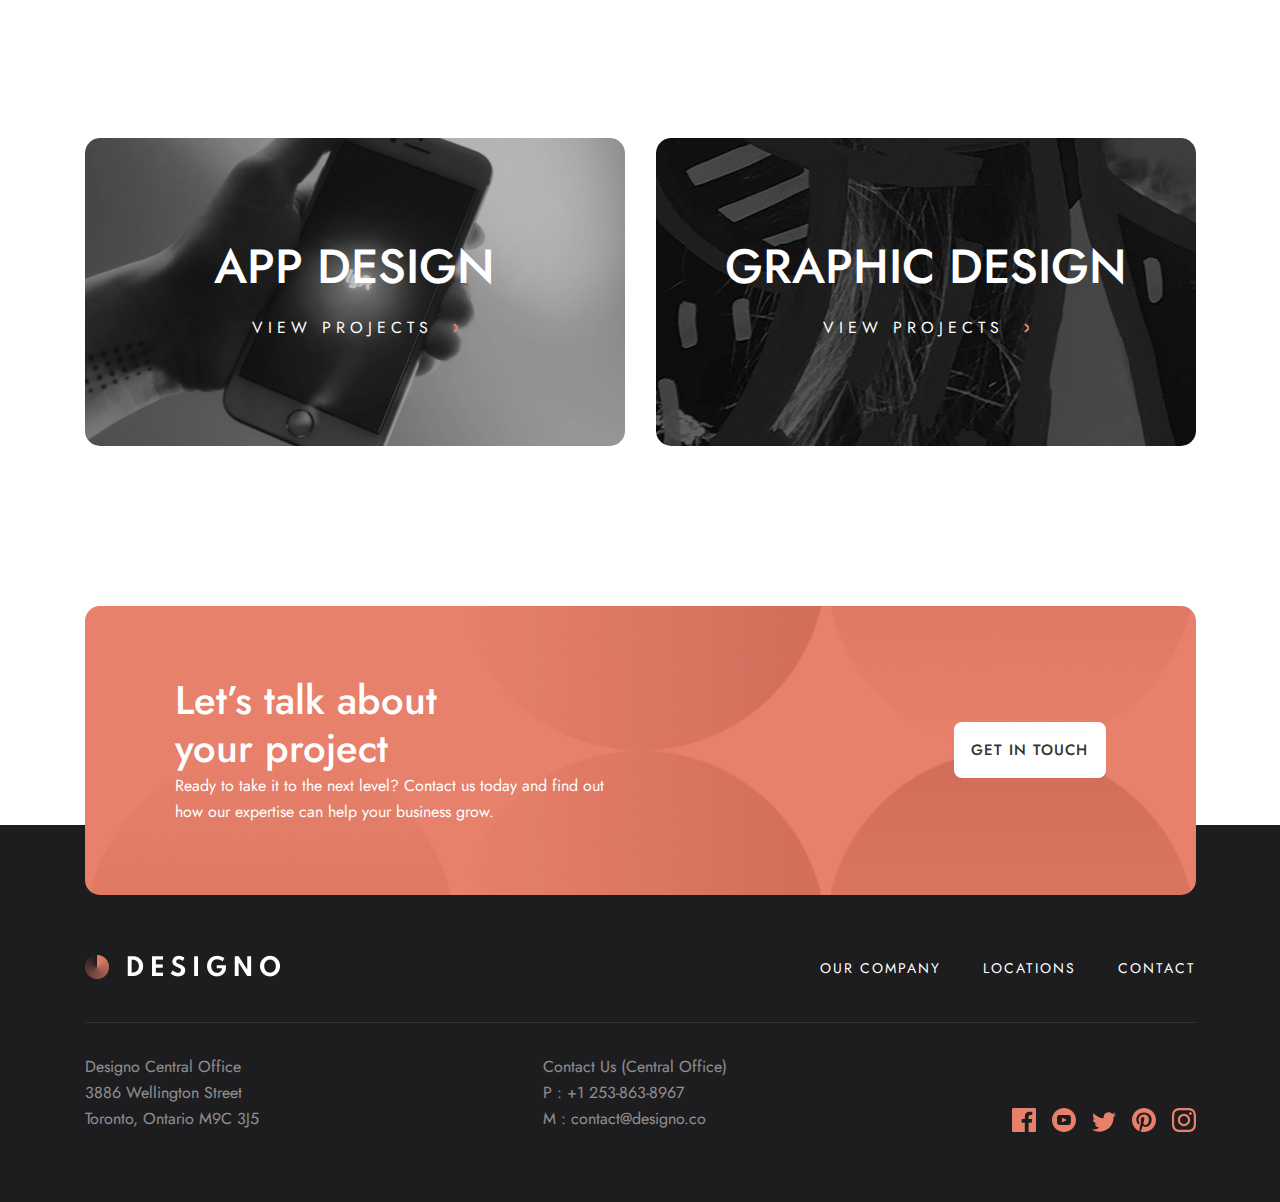
<file: web.html>
<!DOCTYPE html>
<html lang="en">
<head>
    <meta charset="UTF-8">
    <meta name="viewport" content="width=device-width, initial-scale=1.0">
    <title>Web Design</title>
    <link rel="stylesheet" href="./css/style.css">
</head>
<body>
    <!-- HEADER START -->
    <header class="header">
        <div class="header-container container mb0">
            <nav class="sitenav">
                <a href="index.html" class="site-logo">
                    <img src="images/png/logo.png" alt="site-logo-img" class="site-logo-img">
                </a>
                <ul class="sitenav-list">
                    <li class="sitenav-item"><a href="#" class="sitenav-link">OUR COMPANY</a></li>
                    <li class="sitenav-item"><a href="#" class="sitenav-link">LOCATIONS</a></li>
                    <li class="sitenav-item"><a href="#" class="sitenav-link">CONTACT</a></li>
                </ul>
                <button class="hamburger-btn">
                    <img src="images/svg/hamburger-btn.svg" alt="hamburger btn image">
                </button>
            </nav>
        </div>
    </header>
    <!-- HEADER END -->
    
    <!-- MAIN START-->
    <main class="web-main container">
        <div class="design">
            <h1 class="design-title">Web Design</h1>
            <p class="design-text">We build websites that serve as powerful marketing tools 
                and bring memorable brand experiences.</p>
        </div>
        <div class="web-cards">
            <div class="web-cards-item">
                <img src="images/png/card1-img.png" alt="" class="web-cards-item-img">
                <div class="content-wrapper">
                    <h3 class="web-cards-item-title">EXPRESS</h3>
                    <p class="web-cards-item-text">A multi-carrier shipping website for ecommerce businesses</p>
                </div>
            </div>
            <div class="web-cards-item">
                <img src="images/png/card2-img.png" alt="" class="web-cards-item-img">
                <div class="content-wrapper">
                    <h3 class="web-cards-item-title">TRANSFER</h3>
                    <p class="web-cards-item-text">Site for low-cost money transfers and sending money within seconds</p>
                </div>
            </div>
            <div class="web-cards-item">
                <img src="images/png/card3-img.png" alt="" class="web-cards-item-img">
                <div class="content-wrapper">
                    <h3 class="web-cards-item-title">PHOTON</h3>
                    <p class="web-cards-item-text">A state-of-the-art music player with high-resolution audio and DSP effects</p>
                </div>
            </div>
            <div class="web-cards-item">
                <img src="images/png/card4-img.png" alt="" class="web-cards-item-img">
                <div class="content-wrapper">
                    <h3 class="web-cards-item-title">BUILDER</h3>
                    <p class="web-cards-item-text">Connects users with local contractors based on their location</p>
                </div>
            </div>
            <div class="web-cards-item">
                <img src="images/png/card5-img.png" alt="" class="web-cards-item-img">
                <div class="content-wrapper">
                    <h3 class="web-cards-item-title">BLOGER</h3>
                    <p class="web-cards-item-text">Blogr is a platform for creating an online blog or publication</p>
                </div>
            </div>
            <div class="web-cards-item">
                <img src="images/png/card6-img.png" alt="" class="web-cards-item-img">
                <div class="content-wrapper">
                    <h3 class="web-cards-item-title">CAMP</h3>
                    <p class="web-cards-item-text">Get expert training in coding, data, design, and digital marketing</p>
                </div>
            </div>
        </div>
        <div class="designes-wrapper">
            <div class="web-app-design">
                <h1 class="web-app-design-title">APP DESIGN</h1>
                <a href="" class="web-app-design-link">VIEW PROJECTS <img src="images/svg/arrow.svg" alt=""></a>
            </div>
            <div class="web-graphic-design">
                <h1 class="web-graphic-design-title">GRAPHIC DESIGN</h1>
                <a href="" class="web-graphic-design-link">VIEW PROJECTS <img src="images/svg/arrow.svg" alt=""></a>
            </div>
        </div>
        <div class="contact">
            <div class="contact-info">
                <h2 class="contact-info-title">Let’s talk about your project</h2>
                <p class="contact-info-text">Ready to take it to the next level? Contact us today and find out how our expertise can help your business grow.
                </p>
            </div>
            <a href="#" class="btn-on-dark">Get in touch</a>
        </div>
    </main>
    <!-- MAIN END-->

    <!-- FOOTER START -->
    <footer class="footer">
        <div class="footer-container container">
            <nav class="footernav">
                <a href="#" class="footer-logo">
                    <img src="images/png/footer-logo.png" alt="" class="footer-logo-img">
                </a>
                <hr class="footer-divider">
                <ul class="footernav-list">
                    <li class="footernav-item"><a href="#" class="footernav-link">OUR COMPANY</a></li>
                    <li class="footernav-item"><a href="#" class="footernav-link">LOCATIONS</a></li>
                    <li class="footernav-item"><a href="#" class="footernav-link">CONTACT</a></li>
                </ul>
            </nav>
            <hr class="site-divider">
            <div class="footer-bottom">
                <p class="footer-bottom-text">Designo Central Office <br> 3886 Wellington Street <br> Toronto, Ontario M9C 3J5</p>
                <p class="footer-bottom-text">Contact Us (Central Office) <br> P : +1 253-863-8967 <br> M : contact@designo.co</p>
                <div class="social-icons">
                    <a href="#" class="social-link"><img class="social-icon-img" src="images/svg/facebook-icon.svg" alt=""></a>
                    <a href="#" class="social-link"><img class="social-icon-img" src="images/svg/you-tube-icon.svg" alt=""></a>
                    <a href="#" class="social-link"><img class="social-icon-img" src="images/svg/twitter-icon.svg" alt=""></a>
                    <a href="#" class="social-link"><img class="social-icon-img" src="images/svg/pinterest-icon.svg" alt=""></a>
                    <a href="#" class="social-link"><img class="social-icon-img" src="images/svg/instagram-icon.svg" alt=""></a>
                </div>
            </div>
        </div>
    </footer>
    <!-- FOOTER END -->
</body>
</html>
</file>
<file: css/style.css>
/*! normalize.css v8.0.1 | MIT License | github.com/necolas/normalize.css */
/* Document
   ========================================================================== */
/**
 * 1. Correct the line height in all browsers.
 * 2. Prevent adjustments of font size after orientation changes in iOS.
 */
html {
  line-height: 1.15; /* 1 */
  -webkit-text-size-adjust: 100%; /* 2 */
}

/* Sections
   ========================================================================== */
/**
 * Remove the margin in all browsers.
 */
body {
  margin: 0;
}

/**
 * Render the `main` element consistently in IE.
 */
main {
  display: block;
}

/**
 * Correct the font size and margin on `h1` elements within `section` and
 * `article` contexts in Chrome, Firefox, and Safari.
 */
h1 {
  font-size: 2em;
  margin: 0.67em 0;
}

/* Grouping content
   ========================================================================== */
/**
 * 1. Add the correct box sizing in Firefox.
 * 2. Show the overflow in Edge and IE.
 */
hr {
  box-sizing: content-box; /* 1 */
  height: 0; /* 1 */
  overflow: visible; /* 2 */
}

/**
 * 1. Correct the inheritance and scaling of font size in all browsers.
 * 2. Correct the odd `em` font sizing in all browsers.
 */
pre {
  font-family: monospace, monospace; /* 1 */
  font-size: 1em; /* 2 */
}

/* Text-level semantics
   ========================================================================== */
/**
 * Remove the gray background on active links in IE 10.
 */
a {
  background-color: transparent;
}

/**
 * 1. Remove the bottom border in Chrome 57-
 * 2. Add the correct text decoration in Chrome, Edge, IE, Opera, and Safari.
 */
abbr[title] {
  border-bottom: none; /* 1 */
  text-decoration: underline; /* 2 */
  -webkit-text-decoration: underline dotted;
          text-decoration: underline dotted; /* 2 */
}

/**
 * Add the correct font weight in Chrome, Edge, and Safari.
 */
b,
strong {
  font-weight: bolder;
}

/**
 * 1. Correct the inheritance and scaling of font size in all browsers.
 * 2. Correct the odd `em` font sizing in all browsers.
 */
code,
kbd,
samp {
  font-family: monospace, monospace; /* 1 */
  font-size: 1em; /* 2 */
}

/**
 * Add the correct font size in all browsers.
 */
small {
  font-size: 80%;
}

/**
 * Prevent `sub` and `sup` elements from affecting the line height in
 * all browsers.
 */
sub,
sup {
  font-size: 75%;
  line-height: 0;
  position: relative;
  vertical-align: baseline;
}

sub {
  bottom: -0.25em;
}

sup {
  top: -0.5em;
}

/* Embedded content
   ========================================================================== */
/**
 * Remove the border on images inside links in IE 10.
 */
img {
  border-style: none;
}

/* Forms
   ========================================================================== */
/**
 * 1. Change the font styles in all browsers.
 * 2. Remove the margin in Firefox and Safari.
 */
button,
input,
optgroup,
select,
textarea {
  font-family: inherit; /* 1 */
  font-size: 100%; /* 1 */
  line-height: 1.15; /* 1 */
  margin: 0; /* 2 */
}

/**
 * Show the overflow in IE.
 * 1. Show the overflow in Edge.
 */
button,
input { /* 1 */
  overflow: visible;
}

/**
 * Remove the inheritance of text transform in Edge, Firefox, and IE.
 * 1. Remove the inheritance of text transform in Firefox.
 */
button,
select { /* 1 */
  text-transform: none;
}

/**
 * Correct the inability to style clickable types in iOS and Safari.
 */
button,
[type=button],
[type=reset],
[type=submit] {
  -webkit-appearance: button;
}

/**
 * Remove the inner border and padding in Firefox.
 */
button::-moz-focus-inner,
[type=button]::-moz-focus-inner,
[type=reset]::-moz-focus-inner,
[type=submit]::-moz-focus-inner {
  border-style: none;
  padding: 0;
}

/**
 * Restore the focus styles unset by the previous rule.
 */
button:-moz-focusring,
[type=button]:-moz-focusring,
[type=reset]:-moz-focusring,
[type=submit]:-moz-focusring {
  outline: 1px dotted ButtonText;
}

/**
 * Correct the padding in Firefox.
 */
fieldset {
  padding: 0.35em 0.75em 0.625em;
}

/**
 * 1. Correct the text wrapping in Edge and IE.
 * 2. Correct the color inheritance from `fieldset` elements in IE.
 * 3. Remove the padding so developers are not caught out when they zero out
 *    `fieldset` elements in all browsers.
 */
legend {
  box-sizing: border-box; /* 1 */
  color: inherit; /* 2 */
  display: table; /* 1 */
  max-width: 100%; /* 1 */
  padding: 0; /* 3 */
  white-space: normal; /* 1 */
}

/**
 * Add the correct vertical alignment in Chrome, Firefox, and Opera.
 */
progress {
  vertical-align: baseline;
}

/**
 * Remove the default vertical scrollbar in IE 10+.
 */
textarea {
  overflow: auto;
}

/**
 * 1. Add the correct box sizing in IE 10.
 * 2. Remove the padding in IE 10.
 */
[type=checkbox],
[type=radio] {
  box-sizing: border-box; /* 1 */
  padding: 0; /* 2 */
}

/**
 * Correct the cursor style of increment and decrement buttons in Chrome.
 */
[type=number]::-webkit-inner-spin-button,
[type=number]::-webkit-outer-spin-button {
  height: auto;
}

/**
 * 1. Correct the odd appearance in Chrome and Safari.
 * 2. Correct the outline style in Safari.
 */
[type=search] {
  -webkit-appearance: textfield; /* 1 */
  outline-offset: -2px; /* 2 */
}

/**
 * Remove the inner padding in Chrome and Safari on macOS.
 */
[type=search]::-webkit-search-decoration {
  -webkit-appearance: none;
}

/**
 * 1. Correct the inability to style clickable types in iOS and Safari.
 * 2. Change font properties to `inherit` in Safari.
 */
::-webkit-file-upload-button {
  -webkit-appearance: button; /* 1 */
  font: inherit; /* 2 */
}

/* Interactive
   ========================================================================== */
/*
 * Add the correct display in Edge, IE 10+, and Firefox.
 */
details {
  display: block;
}

/*
 * Add the correct display in all browsers.
 */
summary {
  display: list-item;
}

/* Misc
   ========================================================================== */
/**
 * Add the correct display in IE 10+.
 */
template {
  display: none;
}

/**
 * Add the correct display in IE 10.
 */
[hidden] {
  display: none;
}

*,
*::after,
*::before {
  margin: 0;
  padding: 0;
  box-sizing: border-box;
}

html {
  scroll-behavior: smooth;
  font-size: 62.5%;
  height: 100%;
}

img {
  display: flex;
  -o-object-fit: cover;
     object-fit: cover; /* contain */
}

a {
  text-decoration: none;
  display: inline-block;
}

ul,
ol {
  list-style: none;
}

h1,
h2,
h3,
h4,
h5,
h6 {
  margin: 0;
}

body {
  display: flex;
  flex-direction: column;
  height: 100%;
  font-size: 1.6rem;
  line-height: 2.6rem;
  color: #333136;
  font-family: "Jost", sans-serif;
  font-weight: 400;
}

.container {
  width: 100%;
  max-width: 1211px;
  margin-left: auto;
  margin-right: auto;
  padding-left: 5rem;
  padding-right: 5rem;
}

@media screen and (max-width: 768px) {
  .container {
    padding-left: 4rem;
    padding-right: 4rem;
  }
}
@media screen and (max-width: 400px) {
  .container {
    padding-left: 2.4rem;
    padding-right: 2.4rem;
  }
}
/* jost-regular - latin */
@font-face {
  font-display: swap; /* Check https://developer.mozilla.org/en-US/docs/Web/CSS/@font-face/font-display for other options. */
  font-family: "Jost";
  font-style: normal;
  font-weight: 400;
  src: url("../fonts/jost-v14-latin-regular.woff2") format("woff2"); /* Chrome 36+, Opera 23+, Firefox 39+, Safari 12+, iOS 10+ */
}
/* jost-500 - latin */
@font-face {
  font-display: swap; /* Check https://developer.mozilla.org/en-US/docs/Web/CSS/@font-face/font-display for other options. */
  font-family: "Jost";
  font-style: normal;
  font-weight: 500;
  src: url("../fonts/jost-v14-latin-500.woff2") format("woff2"); /* Chrome 36+, Opera 23+, Firefox 39+, Safari 12+, iOS 10+ */
}
/* jost-italic - latin */
@font-face {
  font-display: swap; /* Check https://developer.mozilla.org/en-US/docs/Web/CSS/@font-face/font-display for other options. */
  font-family: "Jost";
  font-style: italic;
  font-weight: 400;
  src: url("../fonts/jost-v14-latin-italic.woff2") format("woff2"); /* Chrome 36+, Opera 23+, Firefox 39+, Safari 12+, iOS 10+ */
}
/* jost-700 - latin */
@font-face {
  font-display: swap; /* Check https://developer.mozilla.org/en-US/docs/Web/CSS/@font-face/font-display for other options. */
  font-family: "Jost";
  font-style: normal;
  font-weight: 700;
  src: url("../fonts/jost-v14-latin-700.woff2") format("woff2"); /* Chrome 36+, Opera 23+, Firefox 39+, Safari 12+, iOS 10+ */
}
/* league-spartan-regular - latin */
@font-face {
  font-display: swap; /* Check https://developer.mozilla.org/en-US/docs/Web/CSS/@font-face/font-display for other options. */
  font-family: "League Spartan";
  font-style: normal;
  font-weight: 400;
  src: url("../fonts/league-spartan-v11-latin-regular.woff2") format("woff2"); /* Chrome 36+, Opera 23+, Firefox 39+, Safari 12+, iOS 10+ */
}
/* league-spartan-700 - latin */
@font-face {
  font-display: swap; /* Check https://developer.mozilla.org/en-US/docs/Web/CSS/@font-face/font-display for other options. */
  font-family: "League Spartan";
  font-style: normal;
  font-weight: 700;
  src: url("../fonts/league-spartan-v11-latin-700.woff2") format("woff2"); /* Chrome 36+, Opera 23+, Firefox 39+, Safari 12+, iOS 10+ */
}
/* manrope-regular - latin */
@font-face {
  font-display: swap; /* Check https://developer.mozilla.org/en-US/docs/Web/CSS/@font-face/font-display for other options. */
  font-family: "Manrope";
  font-style: normal;
  font-weight: 400;
  src: url("../fonts/manrope-v14-latin-regular.woff2") format("woff2"); /* Chrome 36+, Opera 23+, Firefox 39+, Safari 12+, iOS 10+ */
}
/* manrope-600 - latin */
@font-face {
  font-display: swap; /* Check https://developer.mozilla.org/en-US/docs/Web/CSS/@font-face/font-display for other options. */
  font-family: "Manrope";
  font-style: normal;
  font-weight: 600;
  src: url("../fonts/manrope-v14-latin-600.woff2") format("woff2"); /* Chrome 36+, Opera 23+, Firefox 39+, Safari 12+, iOS 10+ */
}
h1 {
  font-size: 4.8rem;
  line-height: 1;
  font-weight: 500;
}

h2 {
  font-size: 4rem;
  line-height: 4.8rem;
  font-weight: 500;
}

h3 {
  font-size: 2rem;
  line-height: 2.6rem;
  font-weight: 500;
}

.btn-on-dark {
  width: 152px;
  height: 56px;
  background-color: #FFFFFF;
  color: #333136;
  border-radius: 8px;
  cursor: pointer;
  border: none;
  font-size: 1.5rem;
  display: flex;
  justify-content: center;
  align-items: center;
  font-weight: 500;
  text-transform: uppercase;
  letter-spacing: 1px;
  transition: 0.3s;
}

.btn-on-dark:hover {
  background-color: #FFAD9B;
  color: #FFFFFF;
}

.btn-on-light {
  width: 152px;
  height: 56px;
  background-color: #E7816B;
  color: #FFFFFF;
  border-radius: 8px;
  display: flex;
  justify-content: center;
  align-items: center;
  cursor: pointer;
  border: none;
  font-size: 1.5rem;
  font-weight: 500;
  text-transform: uppercase;
  letter-spacing: 1px;
  transition: 0.3s;
}

.btn-on-light:hover {
  background-color: #FFAD9B;
}

.main {
  z-index: 100;
}
.main .projects {
  display: flex;
  justify-content: space-between;
  gap: 1rem;
  margin-bottom: 16rem;
}
.main .projects .web-design {
  width: 541px;
  height: 640px;
  background: linear-gradient(rgba(0, 0, 0, 0.5), rgba(0, 0, 0, 0.5)), url(../../images/png/web-design.png);
  background-repeat: no-repeat;
  background-size: cover;
  display: flex;
  flex-direction: column;
  justify-content: center;
  align-items: center;
  border-radius: 15px;
  cursor: pointer;
}
.main .projects .web-design:hover {
  background: linear-gradient(rgba(231, 129, 107, 0.8), rgba(231, 129, 107, 0.8)), url(../../images/png/web-design.png);
}
.main .projects .web-design .projects-titles {
  color: #FFF;
  font-size: 4rem;
  font-weight: 500;
  line-height: 48px;
  letter-spacing: 2px;
  margin-bottom: 2.4rem;
}
.main .projects .web-design .view-project-btn {
  display: flex;
  align-items: center;
  gap: 2rem;
  color: #FFF;
  font-size: 1.5rem;
  font-weight: 500;
  line-height: normal;
  letter-spacing: 5px;
  text-transform: uppercase;
}
.main .projects .app-graphic-design-wrapper {
  display: flex;
  flex-direction: column;
  justify-content: space-between;
  gap: 2.4rem;
}
.main .projects .app-graphic-design-wrapper .app-design {
  width: 541px;
  height: 308px;
  background: linear-gradient(rgba(0, 0, 0, 0.5), rgba(0, 0, 0, 0.5)), url(../../images/png/app-design.png);
  background-repeat: no-repeat;
  background-size: cover;
  display: flex;
  flex-direction: column;
  justify-content: center;
  align-items: center;
  border-radius: 15px;
  cursor: pointer;
}
.main .projects .app-graphic-design-wrapper .app-design:hover {
  background: linear-gradient(rgba(231, 129, 107, 0.8), rgba(231, 129, 107, 0.8)), url(../../images/png/app-design.png);
}
.main .projects .app-graphic-design-wrapper .app-design .projects-titles {
  color: #FFF;
  font-size: 4rem;
  font-weight: 500;
  line-height: 48px;
  letter-spacing: 2px;
  margin-bottom: 2.4rem;
}
.main .projects .app-graphic-design-wrapper .app-design .view-project-btn {
  display: flex;
  align-items: center;
  gap: 2rem;
  color: #FFF;
  font-size: 1.5rem;
  font-weight: 500;
  line-height: normal;
  letter-spacing: 5px;
  text-transform: uppercase;
}
.main .projects .app-graphic-design-wrapper .graphic-design {
  width: 541px;
  height: 308px;
  background: linear-gradient(rgba(0, 0, 0, 0.5), rgba(0, 0, 0, 0.5)), url(../../images/png/graphic-design.png);
  background-repeat: no-repeat;
  background-size: cover;
  display: flex;
  flex-direction: column;
  justify-content: center;
  align-items: center;
  border-radius: 15px;
  cursor: pointer;
}
.main .projects .app-graphic-design-wrapper .graphic-design:hover {
  background: linear-gradient(rgba(231, 129, 107, 0.8), rgba(231, 129, 107, 0.8)), url(../../images/png/graphic-design.png);
}
.main .projects .app-graphic-design-wrapper .graphic-design .projects-titles {
  color: #FFF;
  font-size: 4rem;
  font-weight: 500;
  line-height: 48px;
  letter-spacing: 2px;
  margin-bottom: 2.4rem;
}
.main .projects .app-graphic-design-wrapper .graphic-design .view-project-btn {
  display: flex;
  align-items: center;
  gap: 2rem;
  color: #FFF;
  font-size: 1.5rem;
  font-weight: 500;
  line-height: normal;
  letter-spacing: 5px;
  text-transform: uppercase;
}
.main .cards {
  display: flex;
  justify-content: space-between;
  gap: 1rem;
  margin-bottom: 16rem;
}
.main .cards .cards-item {
  width: 100%;
  max-width: 350px;
  display: flex;
  flex-direction: column;
  text-align: center;
}
.main .cards .cards-item .cards-item-img {
  margin: auto;
  margin-bottom: 4.8rem;
}
.main .cards .cards-item .cards-item-content .cards-item-title {
  margin-bottom: 3.2rem;
}
.main .contact {
  display: flex;
  justify-content: space-between;
  align-items: center;
  width: 100%;
  background: url(../../images/png/contact-bg.png);
  background-color: #E7816B;
  background-repeat: no-repeat;
  background-size: cover;
  background-position: right center;
  padding: 7rem 9rem;
  border-radius: 15px;
  margin-bottom: -70px;
}
.main .contact .contact-info .contact-info-title {
  color: #FFFFFF;
  width: 100%;
  max-width: 268px;
  margin-bottom: 0.7px;
}
.main .contact .contact-info .contact-info-text {
  color: #FFFFFF;
  width: 100%;
  max-width: 459px;
}

@media screen and (max-width: 950px) {
  .main .projects {
    flex-direction: column;
    gap: 2.4rem;
    text-align: center;
    align-items: center;
  }
  .main .projects .web-design {
    width: 100%;
    height: 200px;
    background-position: center bottom;
  }
  .main .projects .app-graphic-design-wrapper {
    width: 100%;
  }
  .main .projects .app-graphic-design-wrapper .app-design {
    width: 100%;
    height: 200px;
  }
  .main .projects .app-graphic-design-wrapper .graphic-design {
    width: 100%;
    height: 200px;
  }
}
@media screen and (max-width: 850px) {
  .main .projects {
    margin-bottom: 10rem;
  }
  .main .cards {
    flex-direction: column;
    gap: 3.2rem;
    margin-bottom: 10rem;
  }
  .main .cards .cards-item {
    flex-direction: row;
    max-width: 100%;
    align-items: center;
    gap: 4.8rem;
  }
  .main .cards .cards-item .cards-item-img {
    margin: auto;
  }
  .main .cards .cards-item .cards-item-content {
    text-align: left;
  }
  .main .cards .cards-item .cards-item-content .cards-item-title {
    margin-bottom: 1.6rem;
  }
  .main .contact {
    padding: 5.7rem 3rem;
  }
}
@media screen and (max-width: 768px) {
  .main .contact {
    background-position: right -250px center;
    text-align: center;
    flex-direction: column;
  }
  .main .contact .contact-info {
    display: flex;
    flex-direction: column;
    align-items: center;
  }
  .main .contact .contact-info .contact-info-title {
    margin-bottom: 1.5rem;
  }
  .main .contact .contact-info .contact-info-text {
    margin-bottom: 3.2rem;
  }
}
@media screen and (max-width: 540px) {
  .main .cards .cards-item {
    flex-direction: column;
  }
  .main .cards .cards-item .cards-item-content {
    text-align: center;
  }
  .main .cards .cards-item .cards-item-content .cards-item-title {
    margin-bottom: 3.2rem;
  }
  .main .cards .cards-item .cards-item-content .cards-item-text {
    max-width: 327px;
  }
}
@media screen and (max-width: 450px) {
  .main .projects .web-design {
    width: 100%;
    max-width: 327px;
    height: 250px;
  }
  .main .projects .app-graphic-design-wrapper .app-design {
    width: 100%;
    max-width: 327px;
    height: 250px;
  }
  .main .projects .app-graphic-design-wrapper .graphic-design {
    width: 100%;
    max-width: 327px;
    height: 250px;
  }
  .main .contact {
    background-position: right -400px center;
  }
  .main .contact .contact-info .contact-info-title {
    font-size: 3.2rem;
    line-height: 36px;
  }
}
.header-container {
  margin-bottom: 16rem;
}
.header-container .sitenav {
  display: flex;
  justify-content: space-between;
  padding: 6rem 0rem;
  align-items: center;
}
.header-container .sitenav .sitenav-list {
  display: flex;
  gap: 4.2rem;
  align-items: center;
}
.header-container .sitenav .sitenav-item .sitenav-link {
  font-size: 1.4rem;
  letter-spacing: 2px;
  color: #333136;
}
.header-container .sitenav .sitenav-item .sitenav-link:hover {
  text-decoration: underline;
}
.header-container .sitenav .hamburger-btn {
  background: transparent;
  border: none;
  cursor: pointer;
  display: none;
}
.header-container .header-hero {
  width: 100%;
  border-radius: 1.5rem;
  background: url(../../images/png/header-hero-bg.png);
  background-repeat: no-repeat;
  background-position: right center;
  background-color: #E7816B;
  display: flex;
  align-items: center;
  justify-content: space-evenly;
  padding: 14rem 2rem;
  overflow: hidden;
}
.header-container .header-hero .header-hero-content {
  width: 100%;
  max-width: 500px;
}
.header-container .header-hero .header-hero-content .header-hero-title {
  color: #FFFFFF;
  margin-bottom: 1.1rem;
}
.header-container .header-hero .header-hero-content .header-hero-text {
  width: 100%;
  max-width: 440px;
  color: #FFFFFF;
  margin-bottom: 4rem;
}
.header-container .header-hero .header-hero-img {
  margin-bottom: -140px;
}

@media screen and (max-width: 850px) {
  .header-container {
    margin-bottom: 10rem;
  }
  .header-container .header-hero {
    background-position: right -120px center;
    flex-direction: column;
    height: auto;
    gap: 6rem;
    padding-top: 6rem;
    text-align: center;
    padding-bottom: 0;
  }
  .header-container .header-hero .header-hero-content .header-hero-text {
    margin: auto;
    margin-bottom: 1.9rem;
  }
}
@media screen and (max-width: 660px) {
  .header-container .sitenav {
    padding: 3.5rem 0rem;
  }
  .header-container .sitenav .sitenav-list {
    display: none;
  }
  .header-container .sitenav .hamburger-btn {
    display: block;
  }
}
@media screen and (max-width: 500px) {
  .header-container .header-hero {
    background-position: right -300px center;
    padding-top: 8rem;
  }
  .header-container .header-hero .header-hero-content .header-hero-title {
    font-size: 3.2rem;
    margin-bottom: 1.4rem;
  }
  .header-container .header-hero .header-hero-content .header-hero-text {
    max-width: 337px;
    text-align: center;
  }
}
.footer {
  background-color: #1D1C1E;
  height: auto;
  width: 100%;
  padding-top: 9rem;
  padding-bottom: 7rem;
  z-index: 1;
}
.footer .footernav {
  display: flex;
  justify-content: space-between;
  align-items: center;
  padding: 4rem 0rem;
}
.footer .footernav .footer-divider {
  display: none;
}
.footer .footernav .footernav-list {
  display: flex;
  gap: 4.2rem;
}
.footer .footernav .footernav-list .footernav-item .footernav-link {
  color: #FFF;
  font-size: 14px;
  font-weight: 400;
  line-height: 14px;
  letter-spacing: 2px;
}
.footer .footernav .footernav-list .footernav-item .footernav-link:hover {
  text-decoration: underline;
}
.footer .site-divider {
  width: 100%;
  height: 1px;
  border: none;
  background-color: #FFFFFF;
  opacity: 10%;
  margin-bottom: 3.1rem;
}
.footer .footer-bottom {
  display: flex;
  justify-content: space-between;
}
.footer .footer-bottom .footer-bottom-text {
  color: #FFFFFF;
  opacity: 0.5;
}
.footer .footer-bottom .social-icons {
  display: flex;
  gap: 1.6rem;
  align-items: end;
}
.footer .footer-bottom .social-icons .social-link:hover svg path {
  fill: #FFAD9B;
}

@media screen and (max-width: 660px) {
  .footer .footer-container .footernav {
    flex-direction: column;
    text-align: center;
  }
  .footer .footer-container .footernav .footer-divider {
    display: block;
    width: 100%;
    height: 1px;
    border: none;
    background-color: #FFFFFF;
    opacity: 10%;
    margin: 3.2rem 0rem;
  }
  .footer .footer-container .footernav .footernav-list {
    flex-direction: column;
    text-align: center;
    gap: 3.2rem;
  }
  .footer .footer-container .site-divider {
    display: none;
  }
  .footer .footer-container .footer-bottom {
    flex-direction: column;
    text-align: center;
    justify-content: center;
    gap: 4rem;
  }
  .footer .footer-container .footer-bottom .social-icons {
    justify-content: center;
  }
}
.mb0 {
  margin-bottom: 0;
}

.web-main {
  flex-grow: 1;
  z-index: 100;
}
.web-main .design {
  background-color: #E7816B;
  border-radius: 15px;
  text-align: center;
  background: url(../../images/png/design-bg.png);
  background-repeat: no-repeat;
  background-size: cover;
  background-position: center;
  width: 100%;
  padding: 6.4rem 0rem;
  margin-bottom: 16rem;
}
.web-main .design .design-title {
  color: #FFFFFF;
  margin-bottom: 2.4rem;
}
.web-main .design .design-text {
  width: 100%;
  max-width: 400px;
  color: #FFFFFF;
  margin: auto;
}
.web-main .web-cards {
  display: flex;
  flex-wrap: wrap;
  justify-content: center;
  margin-bottom: 16rem;
}
.web-main .web-cards .web-cards-item {
  display: flex;
  flex-direction: column;
  gap: 3.2rem;
  text-align: center;
  width: 100%;
  max-width: 350px;
  height: auto;
  cursor: pointer;
  margin: 1.6rem 1rem;
  border-radius: 15px;
  background-color: #FDF3F0;
}
.web-main .web-cards .web-cards-item:hover .web-cards-item-title {
  color: #FFFFFF !important;
}
.web-main .web-cards .web-cards-item:hover {
  background-color: #E7816B;
  color: white;
}
.web-main .web-cards .web-cards-item .content-wrapper {
  display: flex;
  flex-direction: column;
}
.web-main .web-cards .web-cards-item .content-wrapper .web-cards-item-title {
  color: #E7816B;
  margin-bottom: 1.6rem;
}
.web-main .web-cards .web-cards-item .content-wrapper .web-cards-item-text {
  width: 100%;
  max-width: 280px;
  margin: auto;
  margin-bottom: 3.2rem;
}
.web-main .designes-wrapper {
  display: flex;
  justify-content: space-between;
  margin-bottom: 16rem;
  text-align: center;
  gap: 3rem;
}
.web-main .designes-wrapper .web-app-design {
  background: linear-gradient(rgba(0, 0, 0, 0.2), rgba(0, 0, 0, 0.2)), url(../../images/png/app-design.png);
  background-repeat: no-repeat;
  background-size: cover;
  background-position: center;
  width: 100%;
  max-width: 540px;
  height: 308px;
  display: flex;
  flex-direction: column;
  align-items: center;
  justify-content: center;
  border-radius: 15px;
}
.web-main .designes-wrapper .web-app-design .web-app-design-title {
  color: #FFFFFF;
  margin-bottom: 2.4rem;
}
.web-main .designes-wrapper .web-app-design .web-app-design-link {
  display: flex;
  gap: 2rem;
  align-items: center;
  color: #FFFFFF;
  letter-spacing: 5px;
}
.web-main .designes-wrapper .web-graphic-design {
  background: linear-gradient(rgba(0, 0, 0, 0.2), rgba(0, 0, 0, 0.2)), url(../../images/png/graphic-design.png);
  background-repeat: no-repeat;
  background-size: cover;
  background-position: center;
  width: 100%;
  max-width: 540px;
  height: 308px;
  display: flex;
  flex-direction: column;
  align-items: center;
  justify-content: center;
  border-radius: 15px;
}
.web-main .designes-wrapper .web-graphic-design .web-graphic-design-title {
  color: #FFFFFF;
  margin-bottom: 2.4rem;
}
.web-main .designes-wrapper .web-graphic-design .web-graphic-design-link {
  display: flex;
  gap: 2rem;
  align-items: center;
  color: #FFFFFF;
  letter-spacing: 5px;
}
.web-main .contact {
  display: flex;
  justify-content: space-between;
  align-items: center;
  width: 100%;
  background: url(../../images/png/contact-bg.png);
  background-color: #E7816B;
  background-repeat: no-repeat;
  background-size: cover;
  background-position: right center;
  padding: 7rem 9rem;
  border-radius: 15px;
  margin-bottom: -70px;
}
.web-main .contact .contact-info .contact-info-title {
  color: #FFFFFF;
  width: 100%;
  max-width: 268px;
  margin-bottom: 0.7px;
}
.web-main .contact .contact-info .contact-info-text {
  color: #FFFFFF;
  width: 100%;
  max-width: 459px;
}

@media screen and (max-width: 850px) {
  .web-main .design {
    margin-bottom: 10rem;
  }
  .web-main .web-cards {
    margin-bottom: 10rem;
  }
  .web-main .designes-wrapper {
    margin-bottom: 10rem;
  }
  .web-main .contact {
    padding: 5.7rem 3rem;
  }
}
@media screen and (max-width: 768px) {
  .web-main .web-cards .web-cards-item {
    flex-direction: row;
    justify-content: center;
    align-items: center;
    width: 100%;
    gap: 0;
    max-width: 100%;
  }
  .web-main .web-cards .web-cards-item .content-wrapper {
    flex-direction: column;
    align-items: center;
    justify-content: center;
  }
  .web-main .web-cards .web-cards-item .content-wrapper .web-cards-item-text {
    padding: 0px 10px;
  }
  .web-main .designes-wrapper {
    max-width: 100%;
    flex-direction: column;
  }
  .web-main .designes-wrapper .web-app-design {
    max-width: 100%;
    height: 200px;
  }
  .web-main .designes-wrapper .web-app-design .web-app-design-title {
    font-size: 4rem;
  }
  .web-main .designes-wrapper .web-graphic-design {
    max-width: 100%;
    height: 200px;
  }
  .web-main .designes-wrapper .web-graphic-design .web-graphic-design-title {
    font-size: 4rem;
  }
  .web-main .contact {
    background-position: right -250px center;
    text-align: center;
    flex-direction: column;
  }
  .web-main .contact .contact-info {
    display: flex;
    flex-direction: column;
    align-items: center;
  }
  .web-main .contact .contact-info .contact-info-title {
    margin-bottom: 1.5rem;
  }
  .web-main .contact .contact-info .contact-info-text {
    margin-bottom: 3.2rem;
  }
}
@media screen and (max-width: 630px) {
  .web-main .web-cards .web-cards-item {
    flex-direction: column;
    display: flex;
    gap: 3.2rem;
    text-align: center;
    width: 100%;
    max-width: 350px;
    height: auto;
  }
  .web-main .web-cards .web-cards-item .web-cards-item-img {
    width: 100%;
  }
}
@media screen and (max-width: 450px) {
  .web-main .contact {
    background-position: right -400px center;
  }
  .web-main .contact .contact-info .contact-info-title {
    font-size: 3.2rem;
    line-height: 36px;
  }
}
@media screen and (max-width: 400px) {
  .web-main .design .design-title {
    font-size: 3.2rem;
  }
  .web-main .design .design-text {
    font-size: 1.5rem;
    padding: 0px 10px;
  }
  .web-main .designes-wrapper .web-app-design .web-app-design-title {
    font-size: 2.8rem;
  }
  .web-main .designes-wrapper .web-graphic-design .web-graphic-design-title {
    font-size: 2.8rem;
  }
}/*# sourceMappingURL=style.css.map */
</file>
